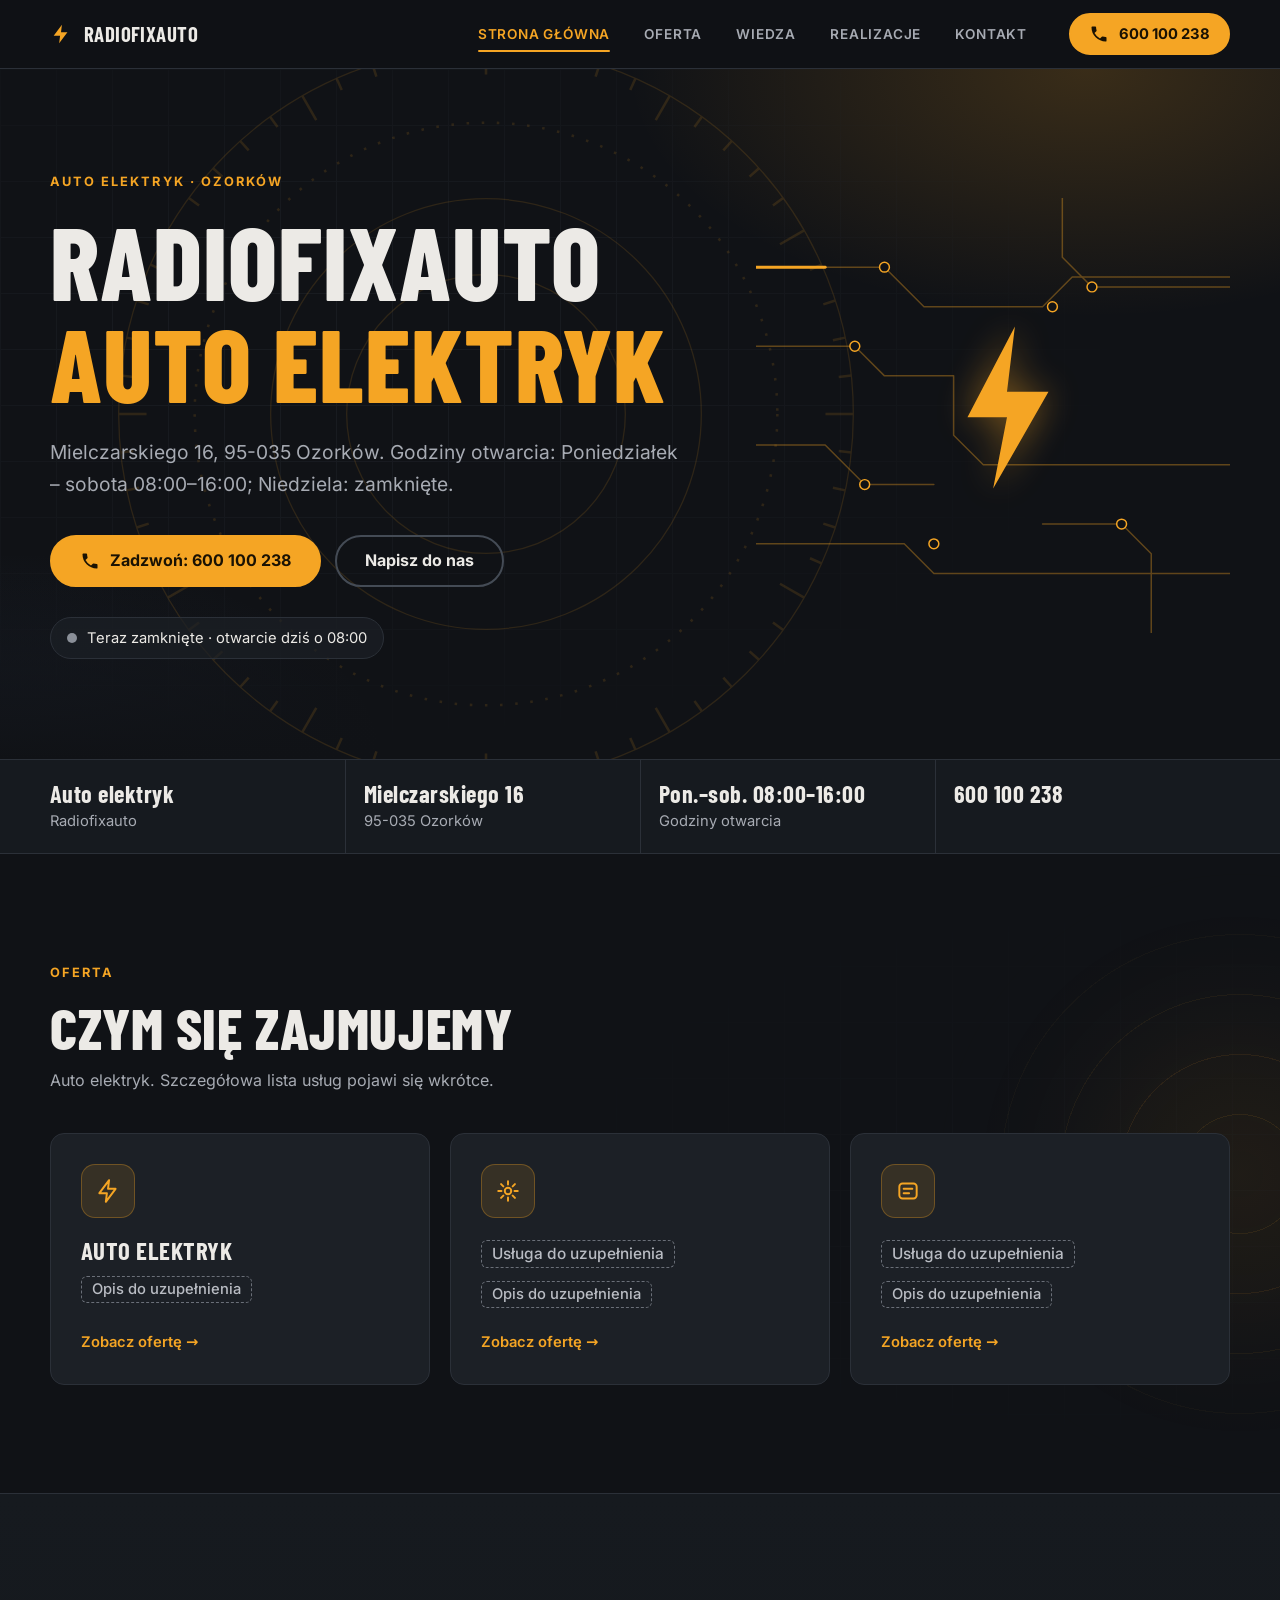
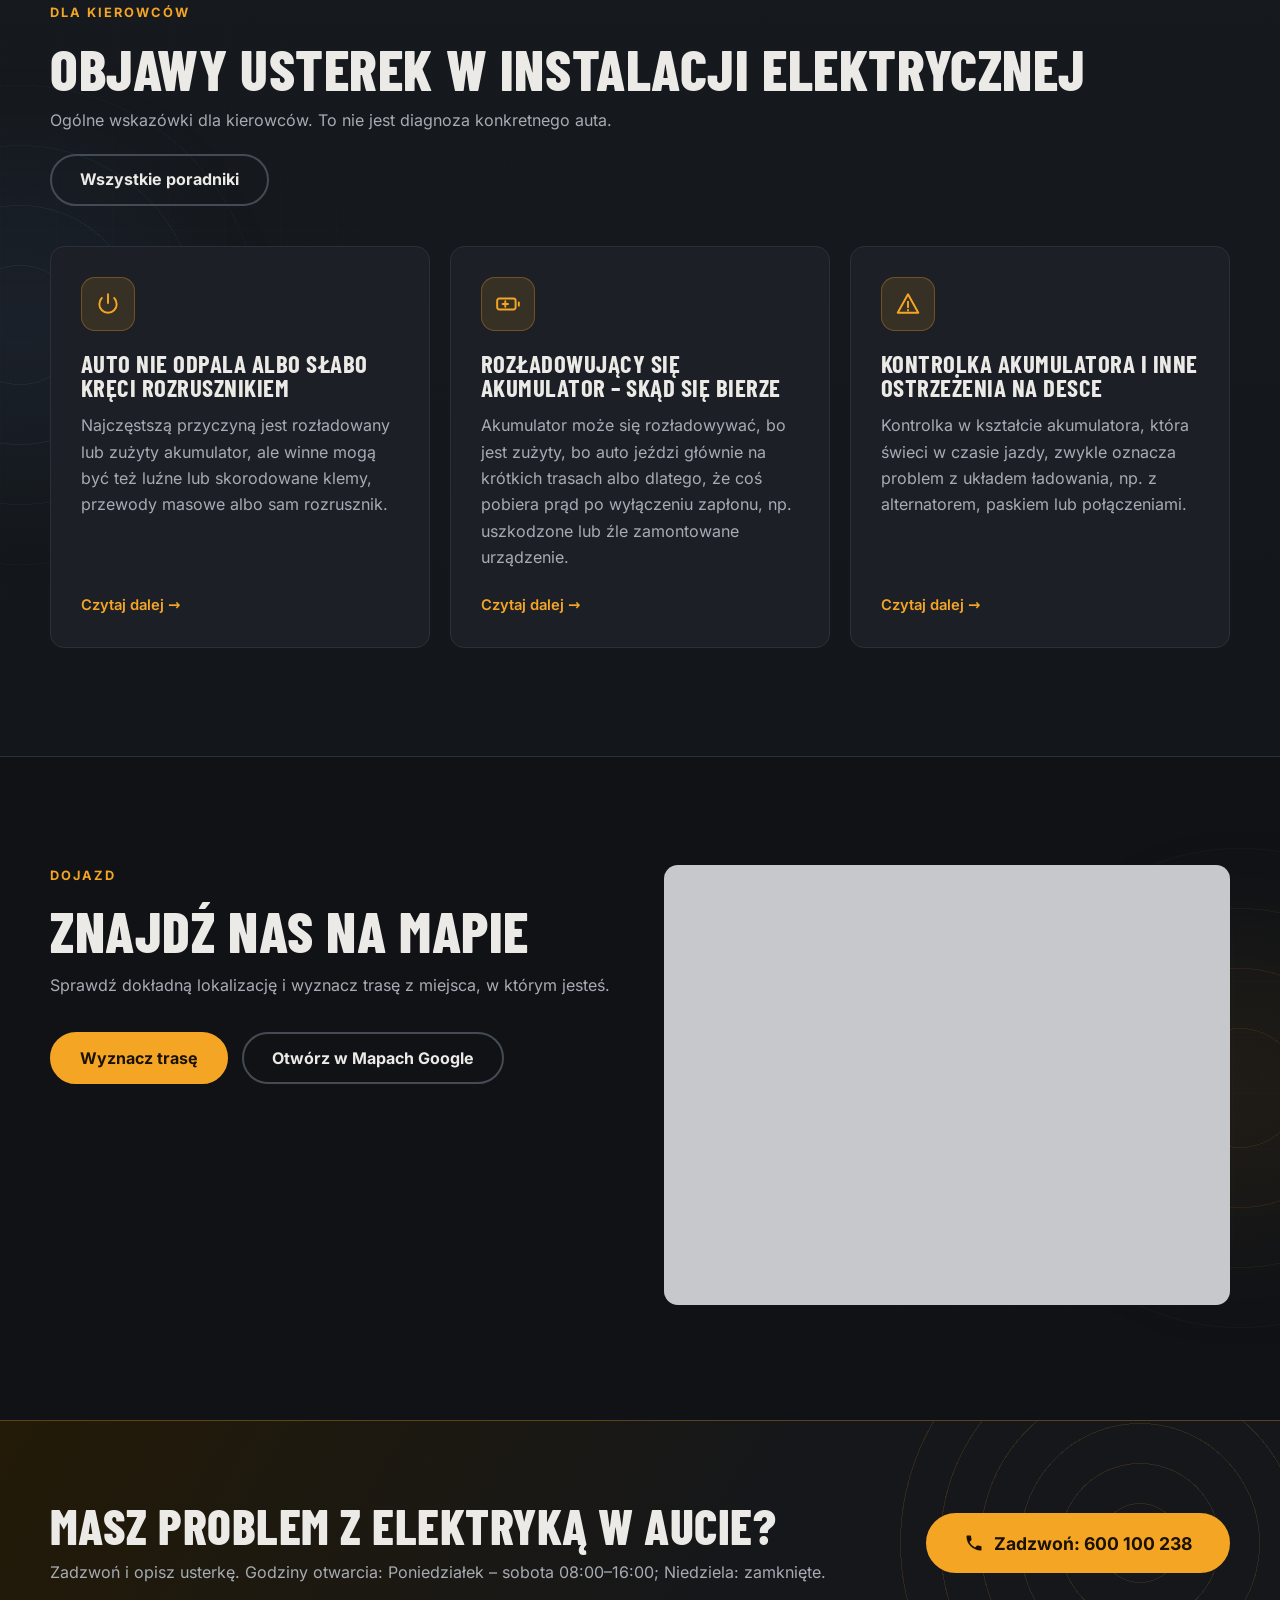
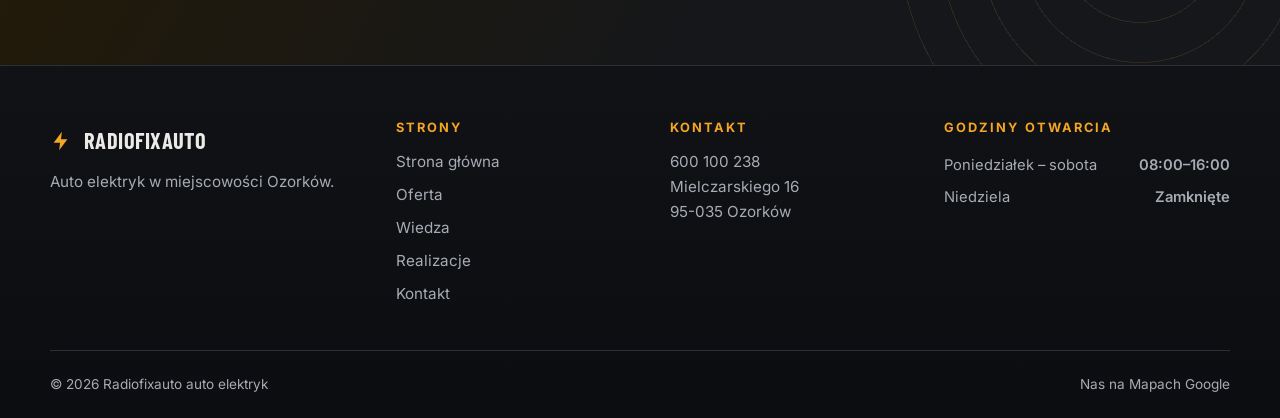
<file: index.html>
<!doctype html>
<html lang="pl-PL">
<head>
<meta charset="utf-8">
<meta name="viewport" content="width=device-width, initial-scale=1">
<title>Auto elektryk Ozorków – Radiofixauto</title>
<meta name="description" content="Radiofixauto – auto elektryk w Ozorkowie. Mielczarskiego 16, tel. 600 100 238. Czynne pon.–sob. 8:00–16:00. Mapa, dojazd i formularz kontaktowy.">
<meta name="robots" content="noindex, nofollow">
<link rel="canonical" href="https://example.com/">
<meta name="theme-color" content="#101216">
<meta property="og:type" content="website">
<meta property="og:locale" content="pl_PL">
<meta property="og:site_name" content="Radiofixauto auto elektryk">
<meta property="og:title" content="Auto elektryk Ozorków – Radiofixauto">
<meta property="og:description" content="Radiofixauto – auto elektryk w Ozorkowie. Mielczarskiego 16, tel. 600 100 238. Czynne pon.–sob. 8:00–16:00. Mapa, dojazd i formularz kontaktowy.">
<meta property="og:url" content="https://example.com/">
<meta property="og:image" content="https://example.com/assets/img/og-image.png">
<meta property="og:image:width" content="1200">
<meta property="og:image:height" content="630">
<meta property="og:image:alt" content="Radiofixauto auto elektryk">
<meta name="twitter:card" content="summary_large_image">
<meta name="twitter:title" content="Auto elektryk Ozorków – Radiofixauto">
<meta name="twitter:description" content="Radiofixauto – auto elektryk w Ozorkowie. Mielczarskiego 16, tel. 600 100 238. Czynne pon.–sob. 8:00–16:00. Mapa, dojazd i formularz kontaktowy.">
<meta name="twitter:image" content="https://example.com/assets/img/og-image.png">
<link rel="icon" href="/assets/img/favicon.svg" type="image/svg+xml">
<link rel="apple-touch-icon" href="/assets/img/apple-touch-icon.png">
<link rel="preload" href="/assets/fonts/barlow-condensed-latin-ext-800.woff2" as="font" type="font/woff2" crossorigin>
<link rel="stylesheet" href="/assets/css/fonts.css?v=d4b4b92a">
<link rel="stylesheet" href="/assets/css/style.css?v=35d10b1c">
<script type="application/ld+json">
{
  "@context": "https://schema.org",
  "@graph": [
    {
      "@type": "AutoRepair",
      "name": "Radiofixauto auto elektryk",
      "geo": {
        "@type": "GeoCoordinates",
        "latitude": 51.9552285,
        "longitude": 19.2790293
      },
      "hasMap": "https://www.google.com/maps?cid=2762722557319760482",
      "telephone": "+48600100238",
      "address": {
        "@type": "PostalAddress",
        "streetAddress": "Mielczarskiego 16",
        "postalCode": "95-035",
        "addressLocality": "Ozorków",
        "addressCountry": "PL"
      },
      "openingHoursSpecification": [
        {
          "@type": "OpeningHoursSpecification",
          "dayOfWeek": [
            "Monday",
            "Tuesday",
            "Wednesday",
            "Thursday",
            "Friday",
            "Saturday"
          ],
          "opens": "08:00",
          "closes": "16:00"
        }
      ]
    }
  ]
}
</script>
</head>
<body data-strona="start">
<a class="skip" href="#tresc">Przejdź do treści</a>

<header class="top" id="top">
  <div class="wrap top__in">
    <a class="brand" href="/" aria-label="Radiofixauto auto elektryk – strona główna">
      <span class="brand__mark" aria-hidden="true"></span>
      <span class="brand__name">Radiofixauto</span>
    </a>
    <nav class="nav" id="menu" aria-label="Główna nawigacja">
      <a href="/" aria-current="page">Strona główna</a>
      <a href="/oferta/">Oferta</a>
      <a href="/wiedza/">Wiedza</a>
      <a href="/realizacje/">Realizacje</a>
      <a href="/kontakt/">Kontakt</a>
      <a class="nav__tel" href="tel:+48600100238">Zadzwoń: 600 100 238</a>
    </nav>
    <a class="btn btn--sm top__cta" href="tel:+48600100238" aria-label="Zadzwoń: 600 100 238"><svg viewBox="0 0 24 24" aria-hidden="true"><path d="M6.6 10.8a15 15 0 0 0 6.6 6.6l2.2-2.2a1 1 0 0 1 1-.25 11.4 11.4 0 0 0 3.6.57 1 1 0 0 1 1 1V20a1 1 0 0 1-1 1A17 17 0 0 1 3 4a1 1 0 0 1 1-1h3.5a1 1 0 0 1 1 1c0 1.25.2 2.45.57 3.57a1 1 0 0 1-.25 1z"/></svg><span>600 100 238</span></a>
    <button class="burger" type="button" aria-expanded="false" aria-controls="menu" aria-label="Otwórz menu"><span></span><span></span><span></span></button>
  </div>
</header>

<main id="tresc">
<section class="hero" aria-labelledby="h1">
  <div class="hero__bg" aria-hidden="true">
    <svg class="dial" viewBox="0 0 600 600" fill="none">
      <circle cx="300" cy="300" r="290"/><circle cx="300" cy="300" r="230"/><circle cx="300" cy="300" r="170"/><circle cx="300" cy="300" r="110"/>
      <g class="dial__ticks"></g>
    </svg>
  </div>
  <div class="wrap hero__in">
    <div class="hero__tekst">
      <p class="eyebrow reveal">Auto elektryk · Ozorków</p>
      <h1 id="h1" class="reveal">Radiofixauto <em>Auto elektryk</em></h1>
      <p class="lead reveal">Mielczarskiego 16, 95-035 Ozorków. Godziny otwarcia: Poniedziałek – sobota 08:00–16:00; Niedziela: zamknięte.</p>
      <div class="hero__cta reveal">
        <a class="btn" href="tel:+48600100238"><svg viewBox="0 0 24 24" aria-hidden="true"><path d="M6.6 10.8a15 15 0 0 0 6.6 6.6l2.2-2.2a1 1 0 0 1 1-.25 11.4 11.4 0 0 0 3.6.57 1 1 0 0 1 1 1V20a1 1 0 0 1-1 1A17 17 0 0 1 3 4a1 1 0 0 1 1-1h3.5a1 1 0 0 1 1 1c0 1.25.2 2.45.57 3.57a1 1 0 0 1-.25 1z"/></svg>Zadzwoń: 600 100 238</a>
        <a class="btn btn--ghost" href="/kontakt/#formularz-sekcja">Napisz do nas</a>
      </div>
      <p class="status reveal" id="status" aria-live="polite" hidden><span class="status__dot" aria-hidden="true"></span><span id="status-tekst"></span></p>
    </div>
    <div class="hero__art reveal" aria-hidden="true">
      <svg viewBox="0 0 480 440" fill="none" focusable="false">
        <g class="obwod" stroke="currentColor" stroke-width="1.5" stroke-linecap="round" stroke-linejoin="round">
          <path d="M0 70h130l40 40h120l30-30h160"/>
          <path d="M0 150h100l30 30h70v60l30 30h250"/>
          <path d="M0 250h70l40 40h70"/>
          <path d="M0 350h150l30 30h300"/>
          <path d="M310 0v60l30 30h140"/>
          <path d="M400 440v-80l-30-30h-80"/>
        </g>
        <path class="impuls" d="M0 70h130l40 40h120l30-30h160" stroke="currentColor" stroke-width="3" stroke-linecap="round" stroke-linejoin="round"/>
        <g class="wezly" stroke="currentColor" stroke-width="1.5">
          <circle cx="130" cy="70" r="5"/><circle cx="300" cy="110" r="5"/><circle cx="100" cy="150" r="5"/>
          <circle cx="260" cy="240" r="5"/><circle cx="110" cy="290" r="5"/><circle cx="180" cy="350" r="5"/>
          <circle cx="340" cy="90" r="5"/><circle cx="370" cy="330" r="5"/>
        </g>
        <path class="piorun" d="M262 130 214 222h40l-14 72 56-98h-42z"/>
      </svg>
    </div>
  </div>
</section>

<section class="pasek" aria-label="Najważniejsze informacje">
  <ul class="wrap pasek__lista">
    <li><strong>Auto elektryk</strong> Radiofixauto</li>
    <li><strong>Mielczarskiego 16</strong> 95-035 Ozorków</li>
    <li><strong>Pon.–sob. 08:00–16:00</strong> Godziny otwarcia</li>
    <li><a href="tel:+48600100238"><strong>600 100 238</strong></a></li>
  </ul>
</section>

<section class="sekcja" aria-labelledby="h-uslugi">
  <div class="wrap">
    <header class="sekcja__glowa reveal">
      <p class="eyebrow">Oferta</p>
      <h2 id="h-uslugi">Czym się zajmujemy</h2>
      <p class="sekcja__opis">Auto elektryk. Szczegółowa lista usług pojawi się wkrótce.</p>
    </header>
    <div class="uslugi">
      <a class="usluga reveal" href="/oferta/">
        <span class="usluga__ikona" aria-hidden="true"><svg viewBox="0 0 24 24"><path d="M13 2 4 14h7l-1 8 9-12h-7z"/></svg></span>
        <h3>Auto elektryk</h3>
        <p><span class="todo">Opis do uzupełnienia</span></p>
        <span class="usluga__link">Zobacz ofertę →</span>
      </a>
      <a class="usluga reveal" href="/oferta/">
        <span class="usluga__ikona" aria-hidden="true"><svg viewBox="0 0 24 24"><circle cx="12" cy="12" r="3"/><path d="M12 3v3m0 12v3M3 12h3m12 0h3M5.6 5.6l2.1 2.1m8.6 8.6 2.1 2.1m0-12.8-2.1 2.1M7.7 16.3l-2.1 2.1"/></svg></span>
        <h3><span class="todo">Usługa do uzupełnienia</span></h3>
        <p><span class="todo">Opis do uzupełnienia</span></p>
        <span class="usluga__link">Zobacz ofertę →</span>
      </a>
      <a class="usluga reveal" href="/oferta/">
        <span class="usluga__ikona" aria-hidden="true"><svg viewBox="0 0 24 24"><rect x="4" y="5" width="16" height="14" rx="3"/><path d="M8 10h8M8 14h5"/></svg></span>
        <h3><span class="todo">Usługa do uzupełnienia</span></h3>
        <p><span class="todo">Opis do uzupełnienia</span></p>
        <span class="usluga__link">Zobacz ofertę →</span>
      </a>
    </div>
  </div>
</section>

<section class="sekcja sekcja--alt" aria-labelledby="h-wiedza">
  <div class="wrap">
    <header class="sekcja__glowa sekcja__glowa--rzad reveal">
      <div>
        <p class="eyebrow">Dla kierowców</p>
        <h2 id="h-wiedza">Objawy usterek w instalacji elektrycznej</h2>
        <p class="sekcja__opis">Ogólne wskazówki dla kierowców. To nie jest diagnoza konkretnego auta.</p>
      </div>
      <a class="btn btn--ghost" href="/wiedza/">Wszystkie poradniki</a>
    </header>
    <div class="uslugi">
      <a class="usluga reveal" href="/wiedza/#rozruch">
        <span class="usluga__ikona" aria-hidden="true"><svg viewBox="0 0 24 24"><path d="M12 3v8M6.3 6.5a8 8 0 1 0 11.4 0"/></svg></span>
        <h3>Auto nie odpala albo słabo kręci rozrusznikiem</h3>
        <p>Najczęstszą przyczyną jest rozładowany lub zużyty akumulator, ale winne mogą być też luźne lub skorodowane klemy, przewody masowe albo sam rozrusznik.</p>
        <span class="usluga__link">Czytaj dalej →</span>
      </a>
      <a class="usluga reveal" href="/wiedza/#akumulator">
        <span class="usluga__ikona" aria-hidden="true"><svg viewBox="0 0 24 24"><rect x="2" y="7" width="17" height="10" rx="2"/><path d="M22 10.5v3M7 12h5M9.5 9.5v5"/></svg></span>
        <h3>Rozładowujący się akumulator – skąd się bierze</h3>
        <p>Akumulator może się rozładowywać, bo jest zużyty, bo auto jeździ głównie na krótkich trasach albo dlatego, że coś pobiera prąd po wyłączeniu zapłonu, np. uszkodzone lub źle zamontowane urządzenie.</p>
        <span class="usluga__link">Czytaj dalej →</span>
      </a>
      <a class="usluga reveal" href="/wiedza/#kontrolki">
        <span class="usluga__ikona" aria-hidden="true"><svg viewBox="0 0 24 24"><path d="M12 3 2.5 20h19z"/><path d="M12 10v5M12 17.6v.4"/></svg></span>
        <h3>Kontrolka akumulatora i inne ostrzeżenia na desce</h3>
        <p>Kontrolka w kształcie akumulatora, która świeci w czasie jazdy, zwykle oznacza problem z układem ładowania, np. z alternatorem, paskiem lub połączeniami.</p>
        <span class="usluga__link">Czytaj dalej →</span>
      </a>
    </div>
  </div>
</section>



<section class="sekcja" aria-labelledby="h-dojazd">
  <div class="wrap kontakt">
    <div class="reveal">
      <p class="eyebrow">Dojazd</p>
      <h2 id="h-dojazd">Znajdź nas na mapie</h2>
      <p class="sekcja__opis">Sprawdź dokładną lokalizację i wyznacz trasę z miejsca, w którym jesteś.</p>
      <div class="hero__cta">
        <a class="btn" href="https://www.google.com/maps/dir/?api=1&amp;destination=51.9552285,19.2790293" target="_blank" rel="noopener">Wyznacz trasę</a>
        <a class="btn btn--ghost" href="https://www.google.com/maps?cid=2762722557319760482" target="_blank" rel="noopener">Otwórz w Mapach Google</a>
      </div>
    </div>
    <div class="kontakt__mapa reveal">
      <iframe title="Mapa: Radiofixauto auto elektryk" loading="lazy" referrerpolicy="no-referrer-when-downgrade"
        src="https://maps.google.com/maps?q=51.9552285,19.2790293&amp;z=17&amp;hl=pl&amp;output=embed"></iframe>
    </div>
  </div>
</section>

<section class="cta" aria-labelledby="h-cta">
  <div class="wrap cta__in reveal">
    <div>
      <h2 id="h-cta">Masz problem z elektryką w aucie?</h2>
      <p>Zadzwoń i opisz usterkę. Godziny otwarcia: Poniedziałek – sobota 08:00–16:00; Niedziela: zamknięte.</p>
    </div>
    <a class="btn btn--lg" href="tel:+48600100238"><svg viewBox="0 0 24 24" aria-hidden="true"><path d="M6.6 10.8a15 15 0 0 0 6.6 6.6l2.2-2.2a1 1 0 0 1 1-.25 11.4 11.4 0 0 0 3.6.57 1 1 0 0 1 1 1V20a1 1 0 0 1-1 1A17 17 0 0 1 3 4a1 1 0 0 1 1-1h3.5a1 1 0 0 1 1 1c0 1.25.2 2.45.57 3.57a1 1 0 0 1-.25 1z"/></svg>Zadzwoń: 600 100 238</a>
  </div>
</section>

</main>

<footer class="stopka">
  <div class="wrap stopka__siatka">
    <div>
      <p class="stopka__logo"><span class="brand__mark" aria-hidden="true"></span>Radiofixauto</p>
      <p class="stopka__opis">Auto elektryk w miejscowości Ozorków.</p>
    </div>
    <div>
      <h2 class="stopka__h">Strony</h2>
      <nav class="stopka__nav" aria-label="Nawigacja w stopce">
      <a href="/" aria-current="page">Strona główna</a>
      <a href="/oferta/">Oferta</a>
      <a href="/wiedza/">Wiedza</a>
      <a href="/realizacje/">Realizacje</a>
      <a href="/kontakt/">Kontakt</a>
      </nav>
    </div>
    <div>
      <h2 class="stopka__h">Kontakt</h2>
      <p><a href="tel:+48600100238">600 100 238</a><br>Mielczarskiego 16<br>95-035 Ozorków</p>
    </div>
    <div>
      <h2 class="stopka__h">Godziny otwarcia</h2>
      <dl class="godziny godziny--mini">
          <div><dt>Poniedziałek – sobota</dt><dd>08:00–16:00</dd></div>
          <div><dt>Niedziela</dt><dd>Zamknięte</dd></div>
      </dl>
    </div>
  </div>
  <div class="wrap stopka__dol">
    <p>© <span id="rok">2026</span> Radiofixauto auto elektryk</p>
    <a href="https://www.google.com/maps?cid=2762722557319760482" target="_blank" rel="noopener">Nas na Mapach Google</a>
  </div>
</footer>

<dialog class="lightbox" id="lightbox" aria-label="Podgląd zdjęcia">
  <button class="lightbox__x" type="button" aria-label="Zamknij podgląd">×</button>
  <button class="lightbox__n lightbox__n--p" type="button" aria-label="Poprzednie zdjęcie">‹</button>
  <img alt="">
  <button class="lightbox__n lightbox__n--n" type="button" aria-label="Następne zdjęcie">›</button>
</dialog>
<script type="application/json" id="godziny-dane">[{"d": [1, 2, 3, 4, 5, 6], "od": "08:00", "do": "16:00"}]</script>
<script src="/assets/js/main.js?v=3726d12f" defer></script>
</body>
</html>
</file>
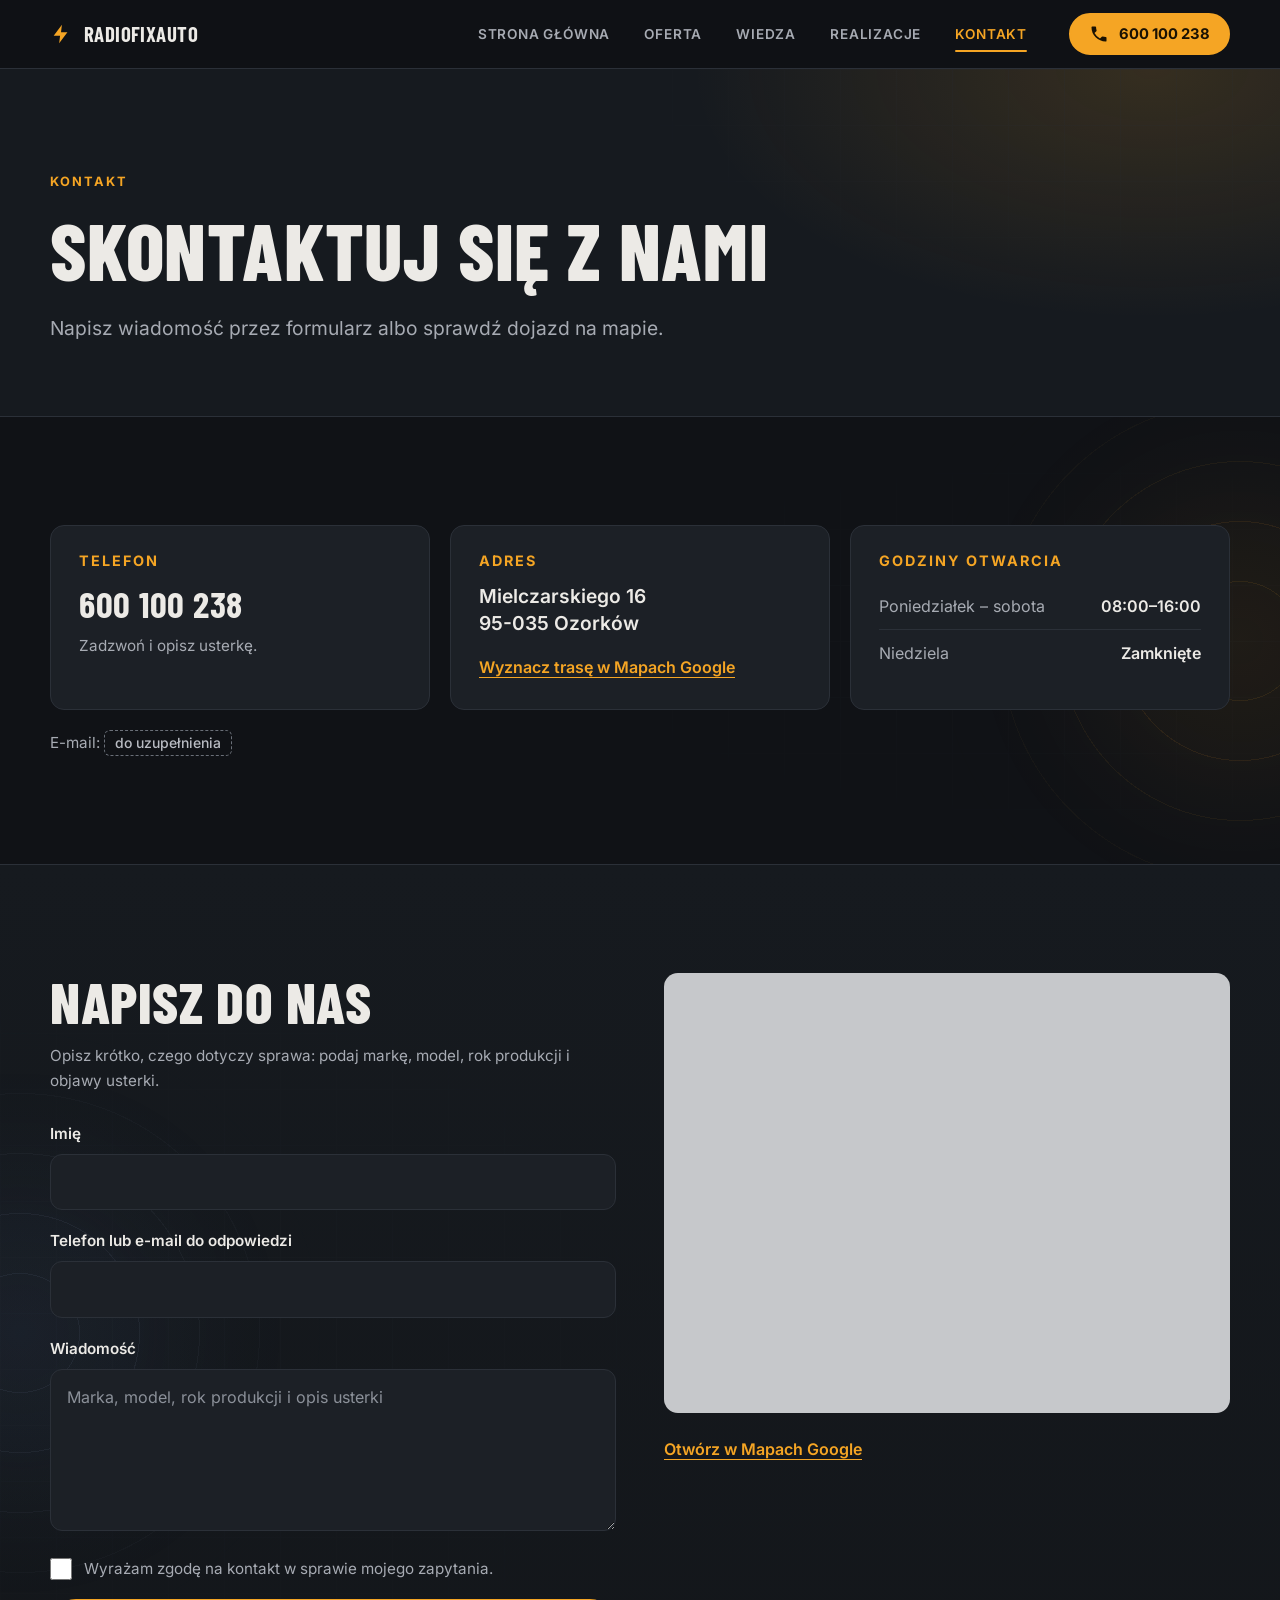
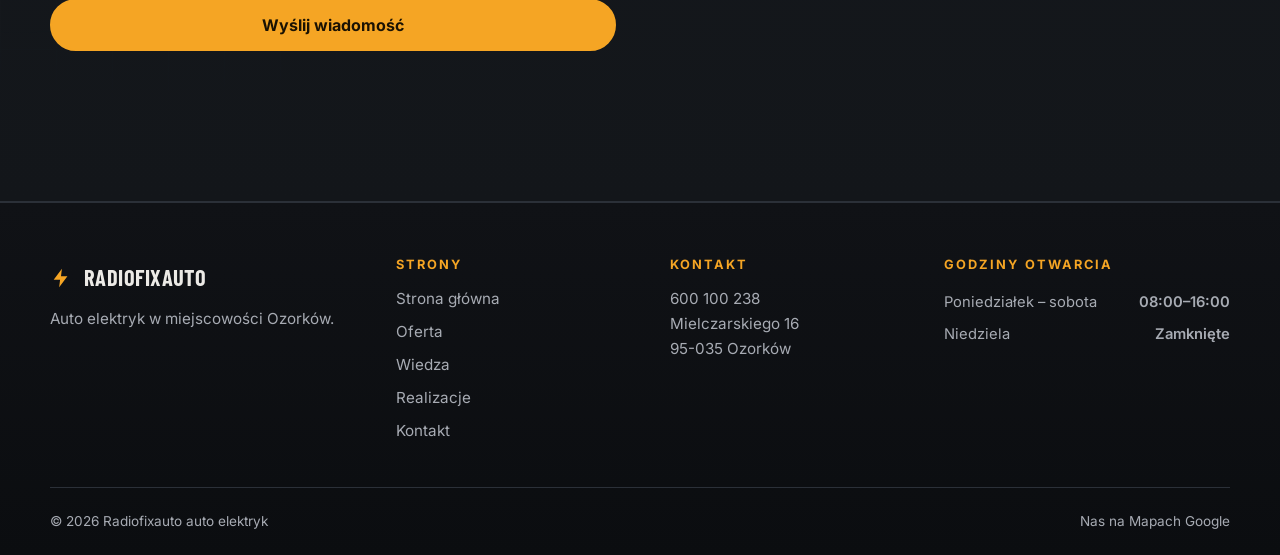
<file: kontakt/index.html>
<!doctype html>
<html lang="pl-PL">
<head>
<meta charset="utf-8">
<meta name="viewport" content="width=device-width, initial-scale=1">
<title>Kontakt i dojazd – Radiofixauto auto elektryk Ozorków</title>
<meta name="description" content="Radiofixauto – auto elektryk, Mielczarskiego 16, 95-035 Ozorków. Tel. 600 100 238. Pon.–sob. 8:00–16:00. Mapa i formularz kontaktowy.">
<meta name="robots" content="noindex, nofollow">
<link rel="canonical" href="https://example.com/kontakt/">
<meta name="theme-color" content="#101216">
<meta property="og:type" content="website">
<meta property="og:locale" content="pl_PL">
<meta property="og:site_name" content="Radiofixauto auto elektryk">
<meta property="og:title" content="Kontakt i dojazd – Radiofixauto auto elektryk Ozorków">
<meta property="og:description" content="Radiofixauto – auto elektryk, Mielczarskiego 16, 95-035 Ozorków. Tel. 600 100 238. Pon.–sob. 8:00–16:00. Mapa i formularz kontaktowy.">
<meta property="og:url" content="https://example.com/kontakt/">
<meta property="og:image" content="https://example.com/assets/img/og-image.png">
<meta property="og:image:width" content="1200">
<meta property="og:image:height" content="630">
<meta property="og:image:alt" content="Radiofixauto auto elektryk">
<meta name="twitter:card" content="summary_large_image">
<meta name="twitter:title" content="Kontakt i dojazd – Radiofixauto auto elektryk Ozorków">
<meta name="twitter:description" content="Radiofixauto – auto elektryk, Mielczarskiego 16, 95-035 Ozorków. Tel. 600 100 238. Pon.–sob. 8:00–16:00. Mapa i formularz kontaktowy.">
<meta name="twitter:image" content="https://example.com/assets/img/og-image.png">
<link rel="icon" href="/assets/img/favicon.svg" type="image/svg+xml">
<link rel="apple-touch-icon" href="/assets/img/apple-touch-icon.png">
<link rel="preload" href="/assets/fonts/barlow-condensed-latin-ext-800.woff2" as="font" type="font/woff2" crossorigin>
<link rel="stylesheet" href="/assets/css/fonts.css?v=d4b4b92a">
<link rel="stylesheet" href="/assets/css/style.css?v=35d10b1c">
<script type="application/ld+json">
{
  "@context": "https://schema.org",
  "@graph": [
    {
      "@type": "AutoRepair",
      "name": "Radiofixauto auto elektryk",
      "geo": {
        "@type": "GeoCoordinates",
        "latitude": 51.9552285,
        "longitude": 19.2790293
      },
      "hasMap": "https://www.google.com/maps?cid=2762722557319760482",
      "telephone": "+48600100238",
      "address": {
        "@type": "PostalAddress",
        "streetAddress": "Mielczarskiego 16",
        "postalCode": "95-035",
        "addressLocality": "Ozorków",
        "addressCountry": "PL"
      },
      "openingHoursSpecification": [
        {
          "@type": "OpeningHoursSpecification",
          "dayOfWeek": [
            "Monday",
            "Tuesday",
            "Wednesday",
            "Thursday",
            "Friday",
            "Saturday"
          ],
          "opens": "08:00",
          "closes": "16:00"
        }
      ]
    }
  ]
}
</script>
</head>
<body data-strona="kontakt">
<a class="skip" href="#tresc">Przejdź do treści</a>

<header class="top" id="top">
  <div class="wrap top__in">
    <a class="brand" href="/" aria-label="Radiofixauto auto elektryk – strona główna">
      <span class="brand__mark" aria-hidden="true"></span>
      <span class="brand__name">Radiofixauto</span>
    </a>
    <nav class="nav" id="menu" aria-label="Główna nawigacja">
      <a href="/">Strona główna</a>
      <a href="/oferta/">Oferta</a>
      <a href="/wiedza/">Wiedza</a>
      <a href="/realizacje/">Realizacje</a>
      <a href="/kontakt/" aria-current="page">Kontakt</a>
      <a class="nav__tel" href="tel:+48600100238">Zadzwoń: 600 100 238</a>
    </nav>
    <a class="btn btn--sm top__cta" href="tel:+48600100238" aria-label="Zadzwoń: 600 100 238"><svg viewBox="0 0 24 24" aria-hidden="true"><path d="M6.6 10.8a15 15 0 0 0 6.6 6.6l2.2-2.2a1 1 0 0 1 1-.25 11.4 11.4 0 0 0 3.6.57 1 1 0 0 1 1 1V20a1 1 0 0 1-1 1A17 17 0 0 1 3 4a1 1 0 0 1 1-1h3.5a1 1 0 0 1 1 1c0 1.25.2 2.45.57 3.57a1 1 0 0 1-.25 1z"/></svg><span>600 100 238</span></a>
    <button class="burger" type="button" aria-expanded="false" aria-controls="menu" aria-label="Otwórz menu"><span></span><span></span><span></span></button>
  </div>
</header>

<main id="tresc">
<section class="podhero" aria-labelledby="h1">
  <div class="wrap">
    <p class="eyebrow reveal">Kontakt</p>
    <h1 id="h1" class="reveal">Skontaktuj się z nami</h1>
    <p class="lead reveal">Napisz wiadomość przez formularz albo sprawdź dojazd na mapie.</p>
  </div>
</section>

<section class="sekcja" aria-labelledby="h-dane">
  <div class="wrap">
    <h2 id="h-dane" class="vh">Dane kontaktowe</h2>
    <div class="karty">
      <article class="karta reveal">
        <h3>Telefon</h3>
        <p class="karta__duze"><a href="tel:+48600100238">600 100 238</a></p><p class="karta__male">Zadzwoń i opisz usterkę.</p>
      </article>
      <article class="karta reveal">
        <h3>Adres</h3>
        <address>Mielczarskiego 16<br>95-035 Ozorków</address><a class="link" href="https://www.google.com/maps/dir/?api=1&amp;destination=51.9552285,19.2790293" target="_blank" rel="noopener">Wyznacz trasę w Mapach Google</a>
      </article>
      <article class="karta reveal">
        <h3>Godziny otwarcia</h3>
        <dl class="godziny">
          <div><dt>Poniedziałek – sobota</dt><dd>08:00–16:00</dd></div>
          <div><dt>Niedziela</dt><dd>Zamknięte</dd></div>
        </dl>
      </article>
    </div>
    <p class="karta__male kontakt__email reveal">E-mail: <span class="todo">do uzupełnienia</span></p>
  </div>
</section>

<section class="sekcja sekcja--alt" id="formularz-sekcja" aria-labelledby="h-kon">
  <div class="wrap kontakt">
    <div class="kontakt__form reveal">
      <h2 id="h-kon">Napisz do nas</h2>
      <p class="karta__male">Opisz krótko, czego dotyczy sprawa: podaj markę, model, rok produkcji i objawy usterki.</p>
      <form id="formularz" method="post" action="" data-tel="600 100 238" novalidate>
        <div class="pole">
          <label for="f-imie">Imię</label>
          <input id="f-imie" name="imie" type="text" autocomplete="given-name" required>
        </div>
        <div class="pole">
          <label for="f-kontakt">Telefon lub e-mail do odpowiedzi</label>
          <input id="f-kontakt" name="kontakt" type="text" autocomplete="email" inputmode="email" required>
        </div>
        <div class="pole">
          <label for="f-wiad">Wiadomość</label>
          <textarea id="f-wiad" name="wiadomosc" rows="5" placeholder="Marka, model, rok produkcji i opis usterki" required></textarea>
        </div>
        <div class="pole pole--zgoda">
          <input id="f-zgoda" name="zgoda" type="checkbox" required>
          <label for="f-zgoda">Wyrażam zgodę na kontakt w sprawie mojego zapytania.</label>
        </div>
        <button class="btn" type="submit">Wyślij wiadomość</button>
        <p class="form__msg" id="form-msg" role="status" aria-live="polite"></p>
      </form>
    </div>
    <div class="kontakt__mapa reveal">
      <iframe title="Mapa: Radiofixauto auto elektryk" loading="lazy" referrerpolicy="no-referrer-when-downgrade"
        src="https://maps.google.com/maps?q=51.9552285,19.2790293&amp;z=17&amp;hl=pl&amp;output=embed"></iframe>
      <a class="link" href="https://www.google.com/maps?cid=2762722557319760482" target="_blank" rel="noopener">Otwórz w Mapach Google</a>
    </div>
  </div>
</section>

</main>

<footer class="stopka">
  <div class="wrap stopka__siatka">
    <div>
      <p class="stopka__logo"><span class="brand__mark" aria-hidden="true"></span>Radiofixauto</p>
      <p class="stopka__opis">Auto elektryk w miejscowości Ozorków.</p>
    </div>
    <div>
      <h2 class="stopka__h">Strony</h2>
      <nav class="stopka__nav" aria-label="Nawigacja w stopce">
      <a href="/">Strona główna</a>
      <a href="/oferta/">Oferta</a>
      <a href="/wiedza/">Wiedza</a>
      <a href="/realizacje/">Realizacje</a>
      <a href="/kontakt/" aria-current="page">Kontakt</a>
      </nav>
    </div>
    <div>
      <h2 class="stopka__h">Kontakt</h2>
      <p><a href="tel:+48600100238">600 100 238</a><br>Mielczarskiego 16<br>95-035 Ozorków</p>
    </div>
    <div>
      <h2 class="stopka__h">Godziny otwarcia</h2>
      <dl class="godziny godziny--mini">
          <div><dt>Poniedziałek – sobota</dt><dd>08:00–16:00</dd></div>
          <div><dt>Niedziela</dt><dd>Zamknięte</dd></div>
      </dl>
    </div>
  </div>
  <div class="wrap stopka__dol">
    <p>© <span id="rok">2026</span> Radiofixauto auto elektryk</p>
    <a href="https://www.google.com/maps?cid=2762722557319760482" target="_blank" rel="noopener">Nas na Mapach Google</a>
  </div>
</footer>

<dialog class="lightbox" id="lightbox" aria-label="Podgląd zdjęcia">
  <button class="lightbox__x" type="button" aria-label="Zamknij podgląd">×</button>
  <button class="lightbox__n lightbox__n--p" type="button" aria-label="Poprzednie zdjęcie">‹</button>
  <img alt="">
  <button class="lightbox__n lightbox__n--n" type="button" aria-label="Następne zdjęcie">›</button>
</dialog>
<script type="application/json" id="godziny-dane">[{"d": [1, 2, 3, 4, 5, 6], "od": "08:00", "do": "16:00"}]</script>
<script src="/assets/js/main.js?v=3726d12f" defer></script>
</body>
</html>
</file>
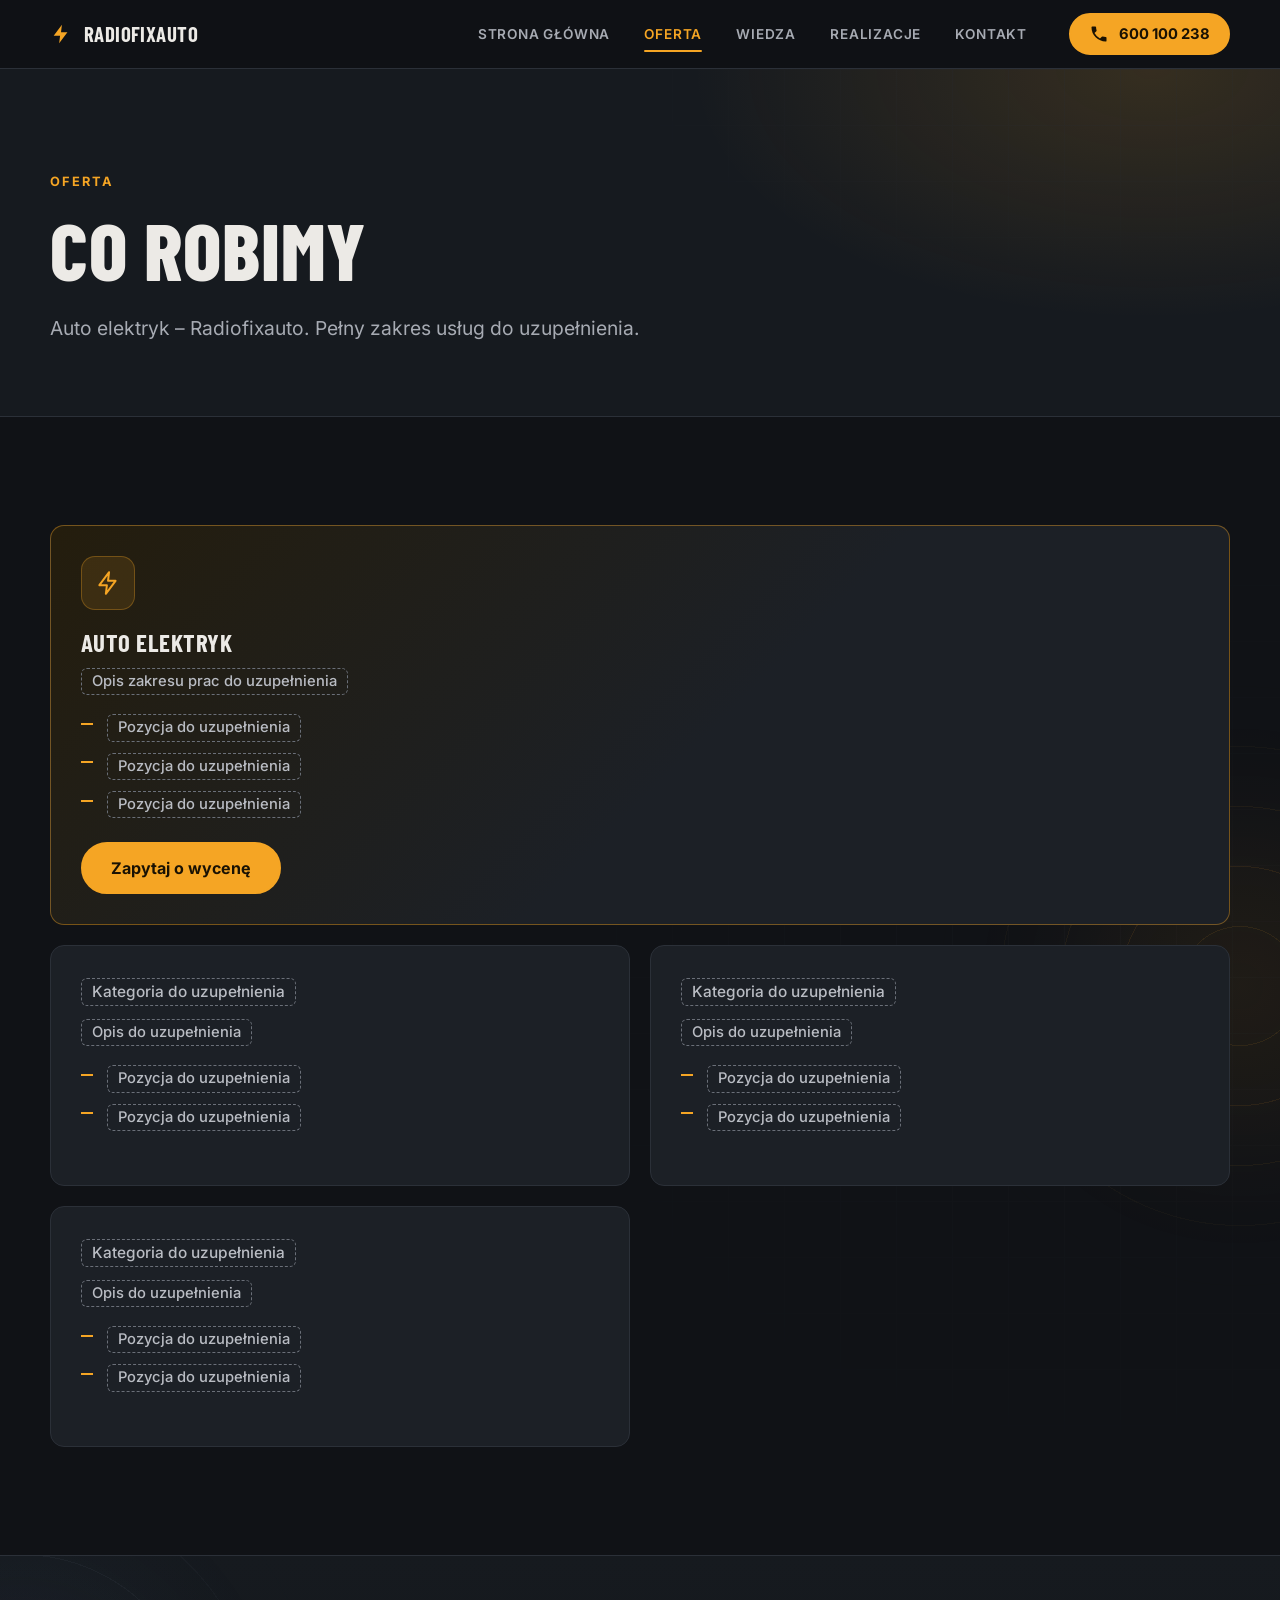
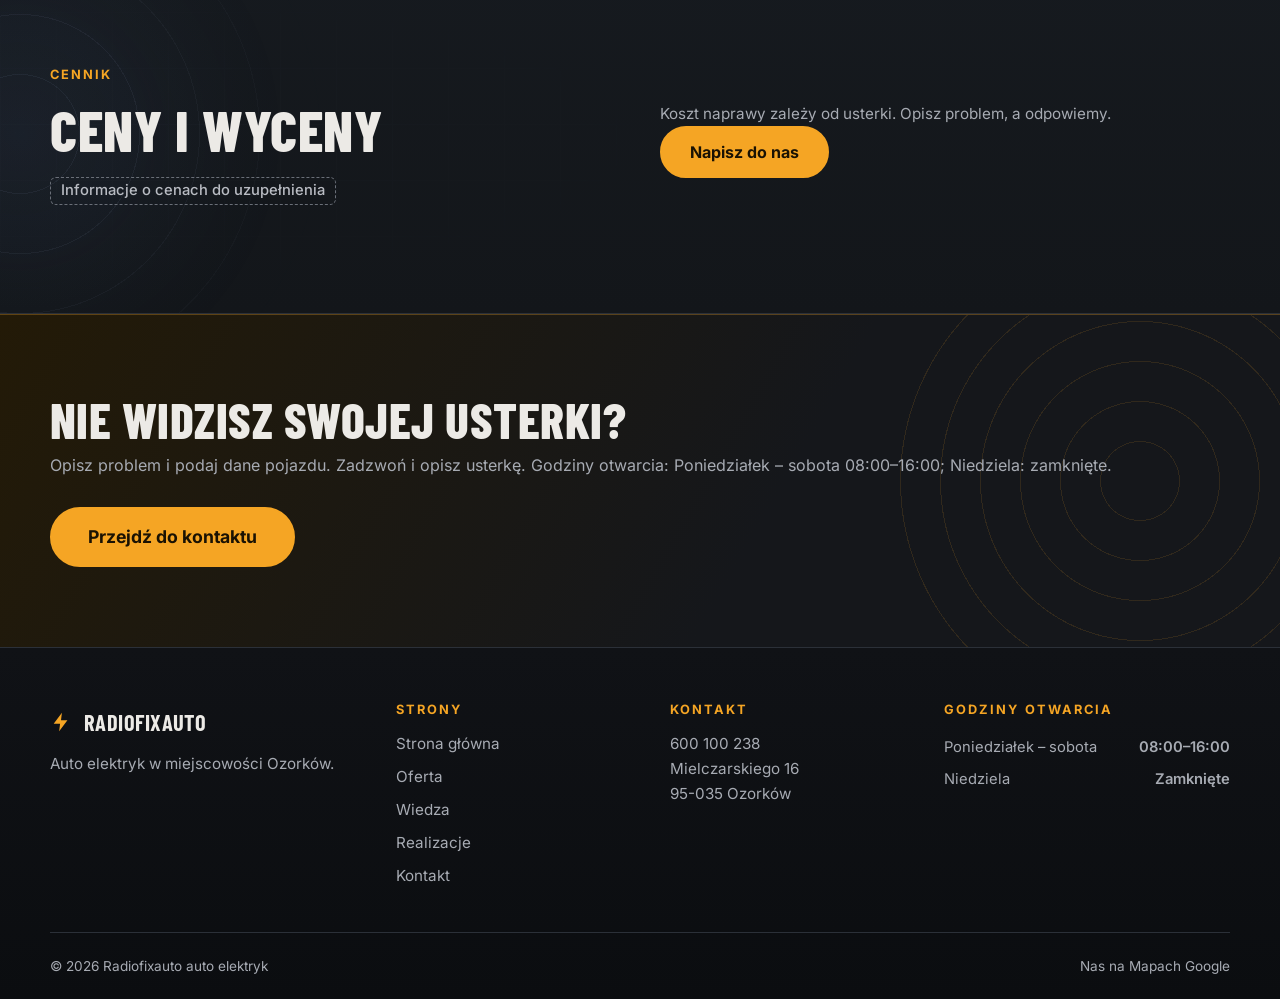
<file: oferta/index.html>
<!doctype html>
<html lang="pl-PL">
<head>
<meta charset="utf-8">
<meta name="viewport" content="width=device-width, initial-scale=1">
<title>Oferta – auto elektryk Ozorków | Radiofixauto</title>
<meta name="description" content="Oferta Radiofixauto – auto elektryk w Ozorkowie. Zapytaj o naprawę swojego pojazdu: 600 100 238.">
<meta name="robots" content="noindex, nofollow">
<link rel="canonical" href="https://example.com/oferta/">
<meta name="theme-color" content="#101216">
<meta property="og:type" content="website">
<meta property="og:locale" content="pl_PL">
<meta property="og:site_name" content="Radiofixauto auto elektryk">
<meta property="og:title" content="Oferta – auto elektryk Ozorków | Radiofixauto">
<meta property="og:description" content="Oferta Radiofixauto – auto elektryk w Ozorkowie. Zapytaj o naprawę swojego pojazdu: 600 100 238.">
<meta property="og:url" content="https://example.com/oferta/">
<meta property="og:image" content="https://example.com/assets/img/og-image.png">
<meta property="og:image:width" content="1200">
<meta property="og:image:height" content="630">
<meta property="og:image:alt" content="Radiofixauto auto elektryk">
<meta name="twitter:card" content="summary_large_image">
<meta name="twitter:title" content="Oferta – auto elektryk Ozorków | Radiofixauto">
<meta name="twitter:description" content="Oferta Radiofixauto – auto elektryk w Ozorkowie. Zapytaj o naprawę swojego pojazdu: 600 100 238.">
<meta name="twitter:image" content="https://example.com/assets/img/og-image.png">
<link rel="icon" href="/assets/img/favicon.svg" type="image/svg+xml">
<link rel="apple-touch-icon" href="/assets/img/apple-touch-icon.png">
<link rel="preload" href="/assets/fonts/barlow-condensed-latin-ext-800.woff2" as="font" type="font/woff2" crossorigin>
<link rel="stylesheet" href="/assets/css/fonts.css?v=d4b4b92a">
<link rel="stylesheet" href="/assets/css/style.css?v=35d10b1c">
<script type="application/ld+json">
{
  "@context": "https://schema.org",
  "@graph": [
    {
      "@type": "AutoRepair",
      "name": "Radiofixauto auto elektryk",
      "geo": {
        "@type": "GeoCoordinates",
        "latitude": 51.9552285,
        "longitude": 19.2790293
      },
      "hasMap": "https://www.google.com/maps?cid=2762722557319760482",
      "telephone": "+48600100238",
      "address": {
        "@type": "PostalAddress",
        "streetAddress": "Mielczarskiego 16",
        "postalCode": "95-035",
        "addressLocality": "Ozorków",
        "addressCountry": "PL"
      },
      "openingHoursSpecification": [
        {
          "@type": "OpeningHoursSpecification",
          "dayOfWeek": [
            "Monday",
            "Tuesday",
            "Wednesday",
            "Thursday",
            "Friday",
            "Saturday"
          ],
          "opens": "08:00",
          "closes": "16:00"
        }
      ]
    }
  ]
}
</script>
</head>
<body data-strona="oferta">
<a class="skip" href="#tresc">Przejdź do treści</a>

<header class="top" id="top">
  <div class="wrap top__in">
    <a class="brand" href="/" aria-label="Radiofixauto auto elektryk – strona główna">
      <span class="brand__mark" aria-hidden="true"></span>
      <span class="brand__name">Radiofixauto</span>
    </a>
    <nav class="nav" id="menu" aria-label="Główna nawigacja">
      <a href="/">Strona główna</a>
      <a href="/oferta/" aria-current="page">Oferta</a>
      <a href="/wiedza/">Wiedza</a>
      <a href="/realizacje/">Realizacje</a>
      <a href="/kontakt/">Kontakt</a>
      <a class="nav__tel" href="tel:+48600100238">Zadzwoń: 600 100 238</a>
    </nav>
    <a class="btn btn--sm top__cta" href="tel:+48600100238" aria-label="Zadzwoń: 600 100 238"><svg viewBox="0 0 24 24" aria-hidden="true"><path d="M6.6 10.8a15 15 0 0 0 6.6 6.6l2.2-2.2a1 1 0 0 1 1-.25 11.4 11.4 0 0 0 3.6.57 1 1 0 0 1 1 1V20a1 1 0 0 1-1 1A17 17 0 0 1 3 4a1 1 0 0 1 1-1h3.5a1 1 0 0 1 1 1c0 1.25.2 2.45.57 3.57a1 1 0 0 1-.25 1z"/></svg><span>600 100 238</span></a>
    <button class="burger" type="button" aria-expanded="false" aria-controls="menu" aria-label="Otwórz menu"><span></span><span></span><span></span></button>
  </div>
</header>

<main id="tresc">
<section class="podhero" aria-labelledby="h1">
  <div class="wrap">
    <p class="eyebrow reveal">Oferta</p>
    <h1 id="h1" class="reveal">Co robimy</h1>
    <p class="lead reveal">Auto elektryk – Radiofixauto. Pełny zakres usług do uzupełnienia.</p>
  </div>
</section>

<section class="sekcja" aria-labelledby="h-zakres">
  <div class="wrap">
    <h2 id="h-zakres" class="vh">Zakres usług</h2>
    <div class="oferta">
      <article class="oferta__karta oferta__karta--glowna reveal">
        <span class="usluga__ikona" aria-hidden="true"><svg viewBox="0 0 24 24"><path d="M13 2 4 14h7l-1 8 9-12h-7z"/></svg></span>
        <h3>Auto elektryk</h3>
        <p><span class="todo">Opis zakresu prac do uzupełnienia</span></p>
        <ul class="lista">
          <li><span class="todo">Pozycja do uzupełnienia</span></li>
          <li><span class="todo">Pozycja do uzupełnienia</span></li>
          <li><span class="todo">Pozycja do uzupełnienia</span></li>
        </ul>
        <a class="btn" href="/kontakt/#formularz-sekcja">Zapytaj o wycenę</a>
      </article>
      <article class="oferta__karta reveal">
        <h3><span class="todo">Kategoria do uzupełnienia</span></h3>
        <p><span class="todo">Opis do uzupełnienia</span></p>
        <ul class="lista">
          <li><span class="todo">Pozycja do uzupełnienia</span></li>
          <li><span class="todo">Pozycja do uzupełnienia</span></li>
        </ul>
      </article>
      <article class="oferta__karta reveal">
        <h3><span class="todo">Kategoria do uzupełnienia</span></h3>
        <p><span class="todo">Opis do uzupełnienia</span></p>
        <ul class="lista">
          <li><span class="todo">Pozycja do uzupełnienia</span></li>
          <li><span class="todo">Pozycja do uzupełnienia</span></li>
        </ul>
      </article>
      <article class="oferta__karta reveal">
        <h3><span class="todo">Kategoria do uzupełnienia</span></h3>
        <p><span class="todo">Opis do uzupełnienia</span></p>
        <ul class="lista">
          <li><span class="todo">Pozycja do uzupełnienia</span></li>
          <li><span class="todo">Pozycja do uzupełnienia</span></li>
        </ul>
      </article>
    </div>
  </div>
</section>

<section class="sekcja sekcja--alt" aria-labelledby="h-cennik">
  <div class="wrap oferta__cennik">
    <div class="reveal">
      <p class="eyebrow">Cennik</p>
      <h2 id="h-cennik">Ceny i wyceny</h2>
      <p class="sekcja__opis"><span class="todo">Informacje o cenach do uzupełnienia</span></p>
    </div>
    <div class="reveal">
      <p class="karta__male">Koszt naprawy zależy od usterki. Opisz problem, a odpowiemy.</p>
      <a class="btn" href="/kontakt/#formularz-sekcja">Napisz do nas</a>
    </div>
  </div>
</section>

<section class="cta" aria-labelledby="h-cta">
  <div class="wrap cta__in reveal">
    <div>
      <h2 id="h-cta">Nie widzisz swojej usterki?</h2>
      <p>Opisz problem i podaj dane pojazdu. Zadzwoń i opisz usterkę. Godziny otwarcia: Poniedziałek – sobota 08:00–16:00; Niedziela: zamknięte.</p>
    </div>
    <a class="btn btn--lg" href="/kontakt/">Przejdź do kontaktu</a>
  </div>
</section>

</main>

<footer class="stopka">
  <div class="wrap stopka__siatka">
    <div>
      <p class="stopka__logo"><span class="brand__mark" aria-hidden="true"></span>Radiofixauto</p>
      <p class="stopka__opis">Auto elektryk w miejscowości Ozorków.</p>
    </div>
    <div>
      <h2 class="stopka__h">Strony</h2>
      <nav class="stopka__nav" aria-label="Nawigacja w stopce">
      <a href="/">Strona główna</a>
      <a href="/oferta/" aria-current="page">Oferta</a>
      <a href="/wiedza/">Wiedza</a>
      <a href="/realizacje/">Realizacje</a>
      <a href="/kontakt/">Kontakt</a>
      </nav>
    </div>
    <div>
      <h2 class="stopka__h">Kontakt</h2>
      <p><a href="tel:+48600100238">600 100 238</a><br>Mielczarskiego 16<br>95-035 Ozorków</p>
    </div>
    <div>
      <h2 class="stopka__h">Godziny otwarcia</h2>
      <dl class="godziny godziny--mini">
          <div><dt>Poniedziałek – sobota</dt><dd>08:00–16:00</dd></div>
          <div><dt>Niedziela</dt><dd>Zamknięte</dd></div>
      </dl>
    </div>
  </div>
  <div class="wrap stopka__dol">
    <p>© <span id="rok">2026</span> Radiofixauto auto elektryk</p>
    <a href="https://www.google.com/maps?cid=2762722557319760482" target="_blank" rel="noopener">Nas na Mapach Google</a>
  </div>
</footer>

<dialog class="lightbox" id="lightbox" aria-label="Podgląd zdjęcia">
  <button class="lightbox__x" type="button" aria-label="Zamknij podgląd">×</button>
  <button class="lightbox__n lightbox__n--p" type="button" aria-label="Poprzednie zdjęcie">‹</button>
  <img alt="">
  <button class="lightbox__n lightbox__n--n" type="button" aria-label="Następne zdjęcie">›</button>
</dialog>
<script type="application/json" id="godziny-dane">[{"d": [1, 2, 3, 4, 5, 6], "od": "08:00", "do": "16:00"}]</script>
<script src="/assets/js/main.js?v=3726d12f" defer></script>
</body>
</html>
</file>
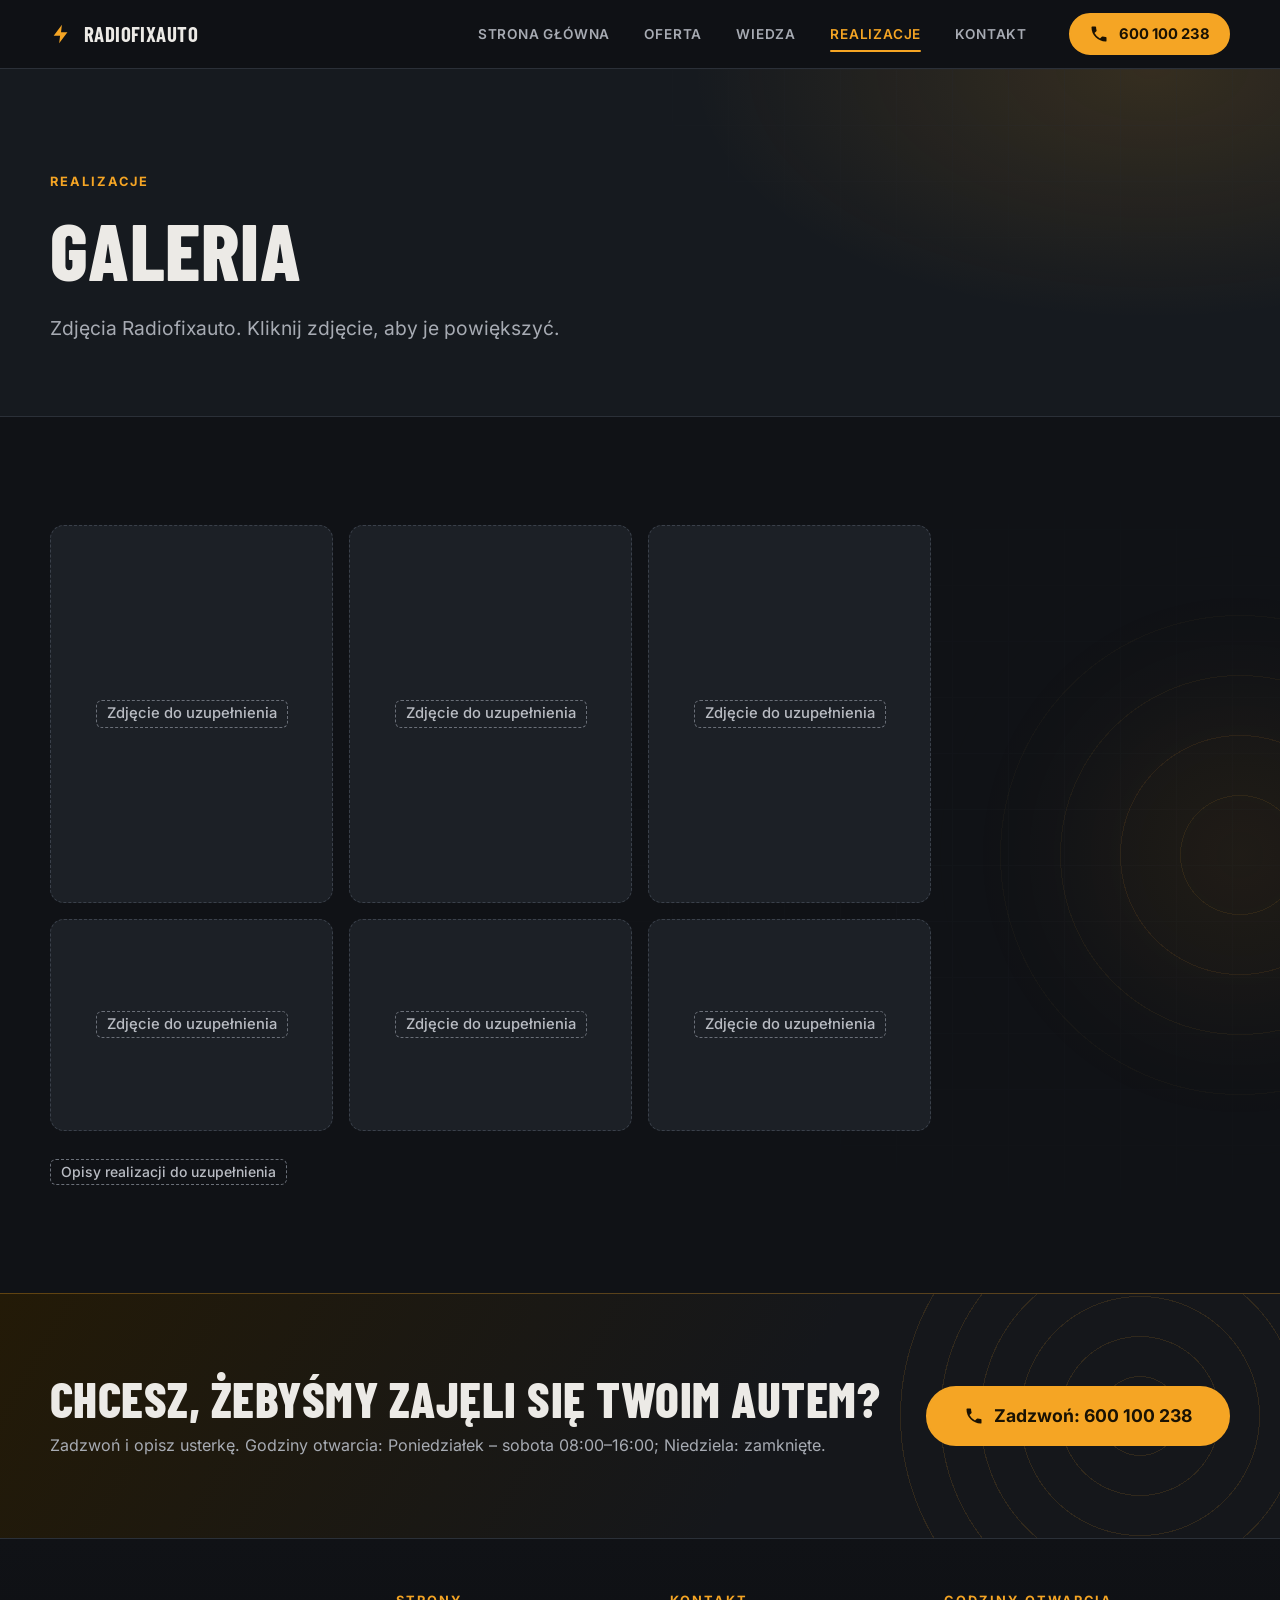
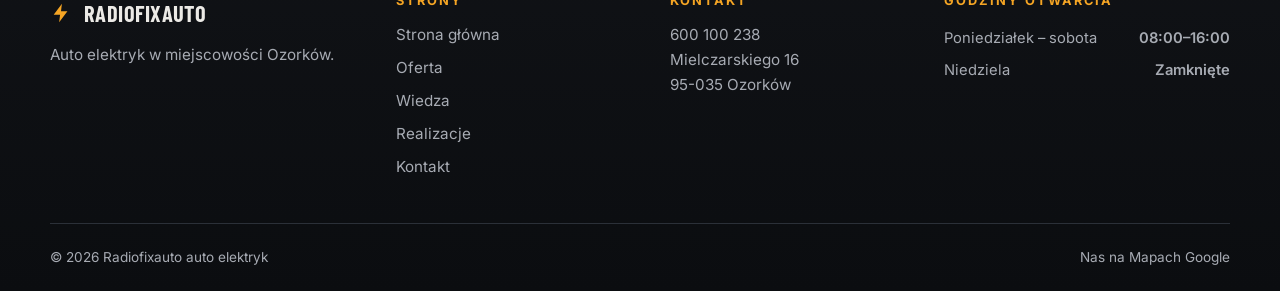
<file: realizacje/index.html>
<!doctype html>
<html lang="pl-PL">
<head>
<meta charset="utf-8">
<meta name="viewport" content="width=device-width, initial-scale=1">
<title>Realizacje – galeria | Radiofixauto Ozorków</title>
<meta name="description" content="Galeria zdjęć Radiofixauto – auto elektryk w Ozorkowie.">
<meta name="robots" content="noindex, nofollow">
<link rel="canonical" href="https://example.com/realizacje/">
<meta name="theme-color" content="#101216">
<meta property="og:type" content="website">
<meta property="og:locale" content="pl_PL">
<meta property="og:site_name" content="Radiofixauto auto elektryk">
<meta property="og:title" content="Realizacje – galeria | Radiofixauto Ozorków">
<meta property="og:description" content="Galeria zdjęć Radiofixauto – auto elektryk w Ozorkowie.">
<meta property="og:url" content="https://example.com/realizacje/">
<meta property="og:image" content="https://example.com/assets/img/og-image.png">
<meta property="og:image:width" content="1200">
<meta property="og:image:height" content="630">
<meta property="og:image:alt" content="Radiofixauto auto elektryk">
<meta name="twitter:card" content="summary_large_image">
<meta name="twitter:title" content="Realizacje – galeria | Radiofixauto Ozorków">
<meta name="twitter:description" content="Galeria zdjęć Radiofixauto – auto elektryk w Ozorkowie.">
<meta name="twitter:image" content="https://example.com/assets/img/og-image.png">
<link rel="icon" href="/assets/img/favicon.svg" type="image/svg+xml">
<link rel="apple-touch-icon" href="/assets/img/apple-touch-icon.png">
<link rel="preload" href="/assets/fonts/barlow-condensed-latin-ext-800.woff2" as="font" type="font/woff2" crossorigin>
<link rel="stylesheet" href="/assets/css/fonts.css?v=d4b4b92a">
<link rel="stylesheet" href="/assets/css/style.css?v=35d10b1c">
<script type="application/ld+json">
{
  "@context": "https://schema.org",
  "@graph": [
    {
      "@type": "AutoRepair",
      "name": "Radiofixauto auto elektryk",
      "geo": {
        "@type": "GeoCoordinates",
        "latitude": 51.9552285,
        "longitude": 19.2790293
      },
      "hasMap": "https://www.google.com/maps?cid=2762722557319760482",
      "telephone": "+48600100238",
      "address": {
        "@type": "PostalAddress",
        "streetAddress": "Mielczarskiego 16",
        "postalCode": "95-035",
        "addressLocality": "Ozorków",
        "addressCountry": "PL"
      },
      "openingHoursSpecification": [
        {
          "@type": "OpeningHoursSpecification",
          "dayOfWeek": [
            "Monday",
            "Tuesday",
            "Wednesday",
            "Thursday",
            "Friday",
            "Saturday"
          ],
          "opens": "08:00",
          "closes": "16:00"
        }
      ]
    }
  ]
}
</script>
</head>
<body data-strona="realizacje">
<a class="skip" href="#tresc">Przejdź do treści</a>

<header class="top" id="top">
  <div class="wrap top__in">
    <a class="brand" href="/" aria-label="Radiofixauto auto elektryk – strona główna">
      <span class="brand__mark" aria-hidden="true"></span>
      <span class="brand__name">Radiofixauto</span>
    </a>
    <nav class="nav" id="menu" aria-label="Główna nawigacja">
      <a href="/">Strona główna</a>
      <a href="/oferta/">Oferta</a>
      <a href="/wiedza/">Wiedza</a>
      <a href="/realizacje/" aria-current="page">Realizacje</a>
      <a href="/kontakt/">Kontakt</a>
      <a class="nav__tel" href="tel:+48600100238">Zadzwoń: 600 100 238</a>
    </nav>
    <a class="btn btn--sm top__cta" href="tel:+48600100238" aria-label="Zadzwoń: 600 100 238"><svg viewBox="0 0 24 24" aria-hidden="true"><path d="M6.6 10.8a15 15 0 0 0 6.6 6.6l2.2-2.2a1 1 0 0 1 1-.25 11.4 11.4 0 0 0 3.6.57 1 1 0 0 1 1 1V20a1 1 0 0 1-1 1A17 17 0 0 1 3 4a1 1 0 0 1 1-1h3.5a1 1 0 0 1 1 1c0 1.25.2 2.45.57 3.57a1 1 0 0 1-.25 1z"/></svg><span>600 100 238</span></a>
    <button class="burger" type="button" aria-expanded="false" aria-controls="menu" aria-label="Otwórz menu"><span></span><span></span><span></span></button>
  </div>
</header>

<main id="tresc">
<section class="podhero" aria-labelledby="h1">
  <div class="wrap">
    <p class="eyebrow reveal">Realizacje</p>
    <h1 id="h1" class="reveal">Galeria</h1>
    <p class="lead reveal">Zdjęcia Radiofixauto. Kliknij zdjęcie, aby je powiększyć.</p>
  </div>
</section>

<section class="sekcja" aria-labelledby="h-gal">
  <div class="wrap">
    <h2 id="h-gal" class="vh">Galeria</h2>
    <div class="galeria">
      <div class="foto foto--pusty" role="img" aria-label="Miejsce na zdjęcie"><span class="todo">Zdjęcie do uzupełnienia</span></div>
      <div class="foto foto--pusty" role="img" aria-label="Miejsce na zdjęcie"><span class="todo">Zdjęcie do uzupełnienia</span></div>
      <div class="foto foto--pusty" role="img" aria-label="Miejsce na zdjęcie"><span class="todo">Zdjęcie do uzupełnienia</span></div>
      <div class="foto foto--pusty" role="img" aria-label="Miejsce na zdjęcie"><span class="todo">Zdjęcie do uzupełnienia</span></div>
      <div class="foto foto--pusty" role="img" aria-label="Miejsce na zdjęcie"><span class="todo">Zdjęcie do uzupełnienia</span></div>
      <div class="foto foto--pusty" role="img" aria-label="Miejsce na zdjęcie"><span class="todo">Zdjęcie do uzupełnienia</span></div>
    </div>
    <p class="karta__male galeria__uwaga"><span class="todo">Opisy realizacji do uzupełnienia</span></p>
  </div>
</section>

<section class="cta" aria-labelledby="h-cta">
  <div class="wrap cta__in reveal">
    <div>
      <h2 id="h-cta">Chcesz, żebyśmy zajęli się Twoim autem?</h2>
      <p>Zadzwoń i opisz usterkę. Godziny otwarcia: Poniedziałek – sobota 08:00–16:00; Niedziela: zamknięte.</p>
    </div>
    <a class="btn btn--lg" href="tel:+48600100238"><svg viewBox="0 0 24 24" aria-hidden="true"><path d="M6.6 10.8a15 15 0 0 0 6.6 6.6l2.2-2.2a1 1 0 0 1 1-.25 11.4 11.4 0 0 0 3.6.57 1 1 0 0 1 1 1V20a1 1 0 0 1-1 1A17 17 0 0 1 3 4a1 1 0 0 1 1-1h3.5a1 1 0 0 1 1 1c0 1.25.2 2.45.57 3.57a1 1 0 0 1-.25 1z"/></svg>Zadzwoń: 600 100 238</a>
  </div>
</section>

</main>

<footer class="stopka">
  <div class="wrap stopka__siatka">
    <div>
      <p class="stopka__logo"><span class="brand__mark" aria-hidden="true"></span>Radiofixauto</p>
      <p class="stopka__opis">Auto elektryk w miejscowości Ozorków.</p>
    </div>
    <div>
      <h2 class="stopka__h">Strony</h2>
      <nav class="stopka__nav" aria-label="Nawigacja w stopce">
      <a href="/">Strona główna</a>
      <a href="/oferta/">Oferta</a>
      <a href="/wiedza/">Wiedza</a>
      <a href="/realizacje/" aria-current="page">Realizacje</a>
      <a href="/kontakt/">Kontakt</a>
      </nav>
    </div>
    <div>
      <h2 class="stopka__h">Kontakt</h2>
      <p><a href="tel:+48600100238">600 100 238</a><br>Mielczarskiego 16<br>95-035 Ozorków</p>
    </div>
    <div>
      <h2 class="stopka__h">Godziny otwarcia</h2>
      <dl class="godziny godziny--mini">
          <div><dt>Poniedziałek – sobota</dt><dd>08:00–16:00</dd></div>
          <div><dt>Niedziela</dt><dd>Zamknięte</dd></div>
      </dl>
    </div>
  </div>
  <div class="wrap stopka__dol">
    <p>© <span id="rok">2026</span> Radiofixauto auto elektryk</p>
    <a href="https://www.google.com/maps?cid=2762722557319760482" target="_blank" rel="noopener">Nas na Mapach Google</a>
  </div>
</footer>

<dialog class="lightbox" id="lightbox" aria-label="Podgląd zdjęcia">
  <button class="lightbox__x" type="button" aria-label="Zamknij podgląd">×</button>
  <button class="lightbox__n lightbox__n--p" type="button" aria-label="Poprzednie zdjęcie">‹</button>
  <img alt="">
  <button class="lightbox__n lightbox__n--n" type="button" aria-label="Następne zdjęcie">›</button>
</dialog>
<script type="application/json" id="godziny-dane">[{"d": [1, 2, 3, 4, 5, 6], "od": "08:00", "do": "16:00"}]</script>
<script src="/assets/js/main.js?v=3726d12f" defer></script>
</body>
</html>
</file>
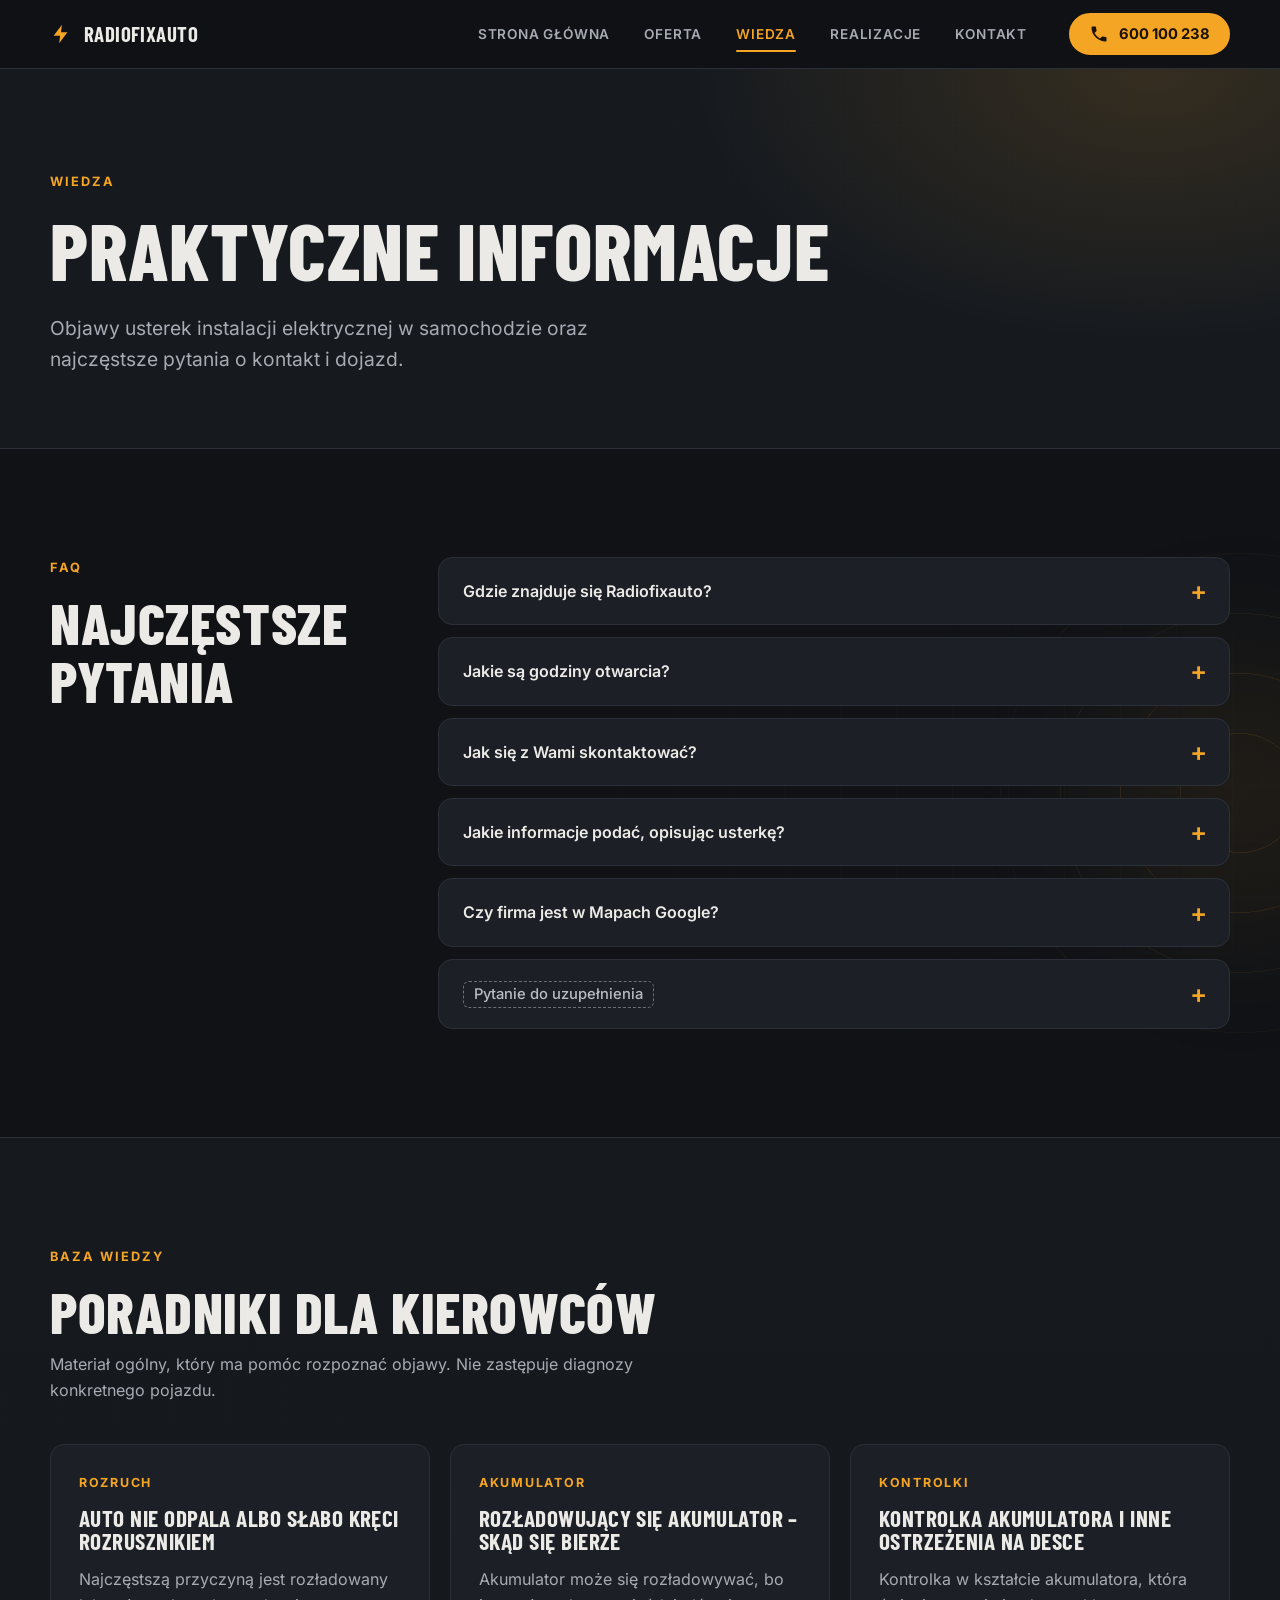
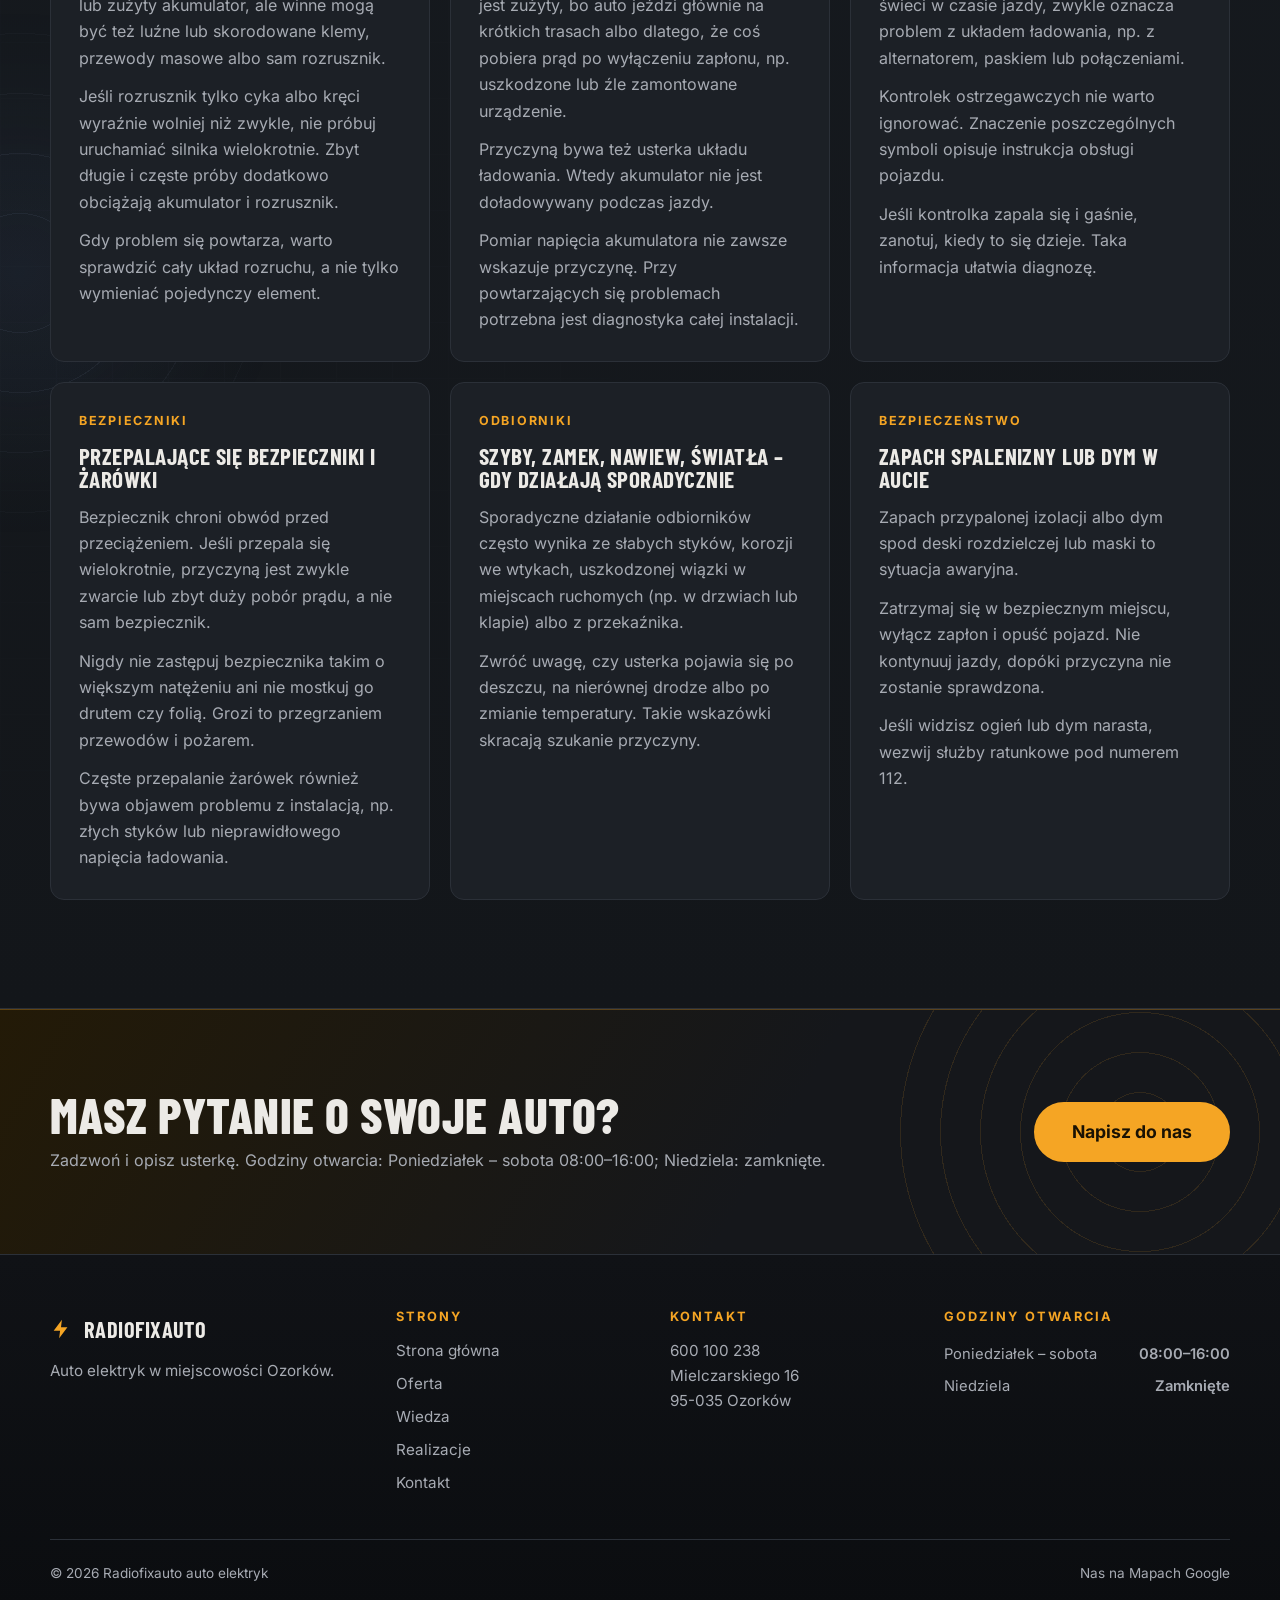
<file: wiedza/index.html>
<!doctype html>
<html lang="pl-PL">
<head>
<meta charset="utf-8">
<meta name="viewport" content="width=device-width, initial-scale=1">
<title>Elektryka samochodowa – objawy usterek i FAQ | Radiofixauto Ozorków</title>
<meta name="description" content="Praktyczne informacje dla kierowców: rozruch, akumulator, kontrolki, bezpieczniki i inne objawy usterek instalacji elektrycznej w aucie oraz najczęstsze pytania.">
<meta name="robots" content="noindex, nofollow">
<link rel="canonical" href="https://example.com/wiedza/">
<meta name="theme-color" content="#101216">
<meta property="og:type" content="website">
<meta property="og:locale" content="pl_PL">
<meta property="og:site_name" content="Radiofixauto auto elektryk">
<meta property="og:title" content="Elektryka samochodowa – objawy usterek i FAQ | Radiofixauto Ozorków">
<meta property="og:description" content="Praktyczne informacje dla kierowców: rozruch, akumulator, kontrolki, bezpieczniki i inne objawy usterek instalacji elektrycznej w aucie oraz najczęstsze pytania.">
<meta property="og:url" content="https://example.com/wiedza/">
<meta property="og:image" content="https://example.com/assets/img/og-image.png">
<meta property="og:image:width" content="1200">
<meta property="og:image:height" content="630">
<meta property="og:image:alt" content="Radiofixauto auto elektryk">
<meta name="twitter:card" content="summary_large_image">
<meta name="twitter:title" content="Elektryka samochodowa – objawy usterek i FAQ | Radiofixauto Ozorków">
<meta name="twitter:description" content="Praktyczne informacje dla kierowców: rozruch, akumulator, kontrolki, bezpieczniki i inne objawy usterek instalacji elektrycznej w aucie oraz najczęstsze pytania.">
<meta name="twitter:image" content="https://example.com/assets/img/og-image.png">
<link rel="icon" href="/assets/img/favicon.svg" type="image/svg+xml">
<link rel="apple-touch-icon" href="/assets/img/apple-touch-icon.png">
<link rel="preload" href="/assets/fonts/barlow-condensed-latin-ext-800.woff2" as="font" type="font/woff2" crossorigin>
<link rel="stylesheet" href="/assets/css/fonts.css?v=d4b4b92a">
<link rel="stylesheet" href="/assets/css/style.css?v=35d10b1c">
<script type="application/ld+json">
{
  "@context": "https://schema.org",
  "@graph": [
    {
      "@type": "AutoRepair",
      "name": "Radiofixauto auto elektryk",
      "geo": {
        "@type": "GeoCoordinates",
        "latitude": 51.9552285,
        "longitude": 19.2790293
      },
      "hasMap": "https://www.google.com/maps?cid=2762722557319760482",
      "telephone": "+48600100238",
      "address": {
        "@type": "PostalAddress",
        "streetAddress": "Mielczarskiego 16",
        "postalCode": "95-035",
        "addressLocality": "Ozorków",
        "addressCountry": "PL"
      },
      "openingHoursSpecification": [
        {
          "@type": "OpeningHoursSpecification",
          "dayOfWeek": [
            "Monday",
            "Tuesday",
            "Wednesday",
            "Thursday",
            "Friday",
            "Saturday"
          ],
          "opens": "08:00",
          "closes": "16:00"
        }
      ]
    },
    {
      "@type": "FAQPage",
      "mainEntity": [
        {
          "@type": "Question",
          "name": "Gdzie znajduje się Radiofixauto?",
          "acceptedAnswer": {
            "@type": "Answer",
            "text": "Mielczarskiego 16, 95-035 Ozorków. Lokalizację widać na mapie na stronie Kontakt, a przyciskiem Wyznacz trasę otworzysz nawigację w Mapach Google."
          }
        },
        {
          "@type": "Question",
          "name": "Jakie są godziny otwarcia?",
          "acceptedAnswer": {
            "@type": "Answer",
            "text": "Radiofixauto jest czynne od poniedziałku do soboty w godzinach 8:00–16:00. W niedzielę jest zamknięte."
          }
        },
        {
          "@type": "Question",
          "name": "Jak się z Wami skontaktować?",
          "acceptedAnswer": {
            "@type": "Answer",
            "text": "Zadzwoń pod numer 600 100 238 albo napisz przez formularz kontaktowy. Opisz usterkę i zostaw telefon lub e-mail do odpowiedzi."
          }
        },
        {
          "@type": "Question",
          "name": "Jakie informacje podać, opisując usterkę?",
          "acceptedAnswer": {
            "@type": "Answer",
            "text": "Markę, model i rocznik pojazdu, opis objawów, informację kiedy się pojawiają (np. przy rozruchu, w czasie jazdy, po postoju) oraz to, czy świecą się kontrolki na desce rozdzielczej."
          }
        },
        {
          "@type": "Question",
          "name": "Czy firma jest w Mapach Google?",
          "acceptedAnswer": {
            "@type": "Answer",
            "text": "Tak. Radiofixauto auto elektryk ma wizytówkę w Mapach Google."
          }
        }
      ]
    }
  ]
}
</script>
</head>
<body data-strona="wiedza">
<a class="skip" href="#tresc">Przejdź do treści</a>

<header class="top" id="top">
  <div class="wrap top__in">
    <a class="brand" href="/" aria-label="Radiofixauto auto elektryk – strona główna">
      <span class="brand__mark" aria-hidden="true"></span>
      <span class="brand__name">Radiofixauto</span>
    </a>
    <nav class="nav" id="menu" aria-label="Główna nawigacja">
      <a href="/">Strona główna</a>
      <a href="/oferta/">Oferta</a>
      <a href="/wiedza/" aria-current="page">Wiedza</a>
      <a href="/realizacje/">Realizacje</a>
      <a href="/kontakt/">Kontakt</a>
      <a class="nav__tel" href="tel:+48600100238">Zadzwoń: 600 100 238</a>
    </nav>
    <a class="btn btn--sm top__cta" href="tel:+48600100238" aria-label="Zadzwoń: 600 100 238"><svg viewBox="0 0 24 24" aria-hidden="true"><path d="M6.6 10.8a15 15 0 0 0 6.6 6.6l2.2-2.2a1 1 0 0 1 1-.25 11.4 11.4 0 0 0 3.6.57 1 1 0 0 1 1 1V20a1 1 0 0 1-1 1A17 17 0 0 1 3 4a1 1 0 0 1 1-1h3.5a1 1 0 0 1 1 1c0 1.25.2 2.45.57 3.57a1 1 0 0 1-.25 1z"/></svg><span>600 100 238</span></a>
    <button class="burger" type="button" aria-expanded="false" aria-controls="menu" aria-label="Otwórz menu"><span></span><span></span><span></span></button>
  </div>
</header>

<main id="tresc">
<section class="podhero" aria-labelledby="h1">
  <div class="wrap">
    <p class="eyebrow reveal">Wiedza</p>
    <h1 id="h1" class="reveal">Praktyczne informacje</h1>
    <p class="lead reveal">Objawy usterek instalacji elektrycznej w samochodzie oraz najczęstsze pytania o kontakt i dojazd.</p>
  </div>
</section>

<section class="sekcja" aria-labelledby="h-faq">
  <div class="wrap wiedza">
    <div class="reveal">
      <p class="eyebrow">FAQ</p>
      <h2 id="h-faq">Najczęstsze pytania</h2>
    </div>
    <div class="faq reveal">
      <details>
        <summary>Gdzie znajduje się Radiofixauto?</summary>
        <p>Mielczarskiego 16, 95-035 Ozorków. Lokalizację widać na mapie na stronie <a href="/kontakt/">Kontakt</a>, a przyciskiem <a href="https://www.google.com/maps/dir/?api=1&amp;destination=51.9552285,19.2790293" target="_blank" rel="noopener">Wyznacz trasę</a> otworzysz nawigację w Mapach Google.</p>
      </details>
      <details>
        <summary>Jakie są godziny otwarcia?</summary>
        <p>Radiofixauto jest czynne od poniedziałku do soboty w godzinach 8:00–16:00. W niedzielę jest zamknięte.</p>
      </details>
      <details>
        <summary>Jak się z Wami skontaktować?</summary>
        <p>Zadzwoń pod numer <a href="tel:+48600100238">600 100 238</a> albo napisz przez <a href="/kontakt/#formularz-sekcja">formularz kontaktowy</a>. Opisz usterkę i zostaw telefon lub e-mail do odpowiedzi.</p>
      </details>
      <details>
        <summary>Jakie informacje podać, opisując usterkę?</summary>
        <p>Markę, model i rocznik pojazdu, opis objawów, informację kiedy się pojawiają (np. przy rozruchu, w czasie jazdy, po postoju) oraz to, czy świecą się kontrolki na desce rozdzielczej.</p>
      </details>
      <details>
        <summary>Czy firma jest w Mapach Google?</summary>
        <p>Tak. <a href="https://www.google.com/maps?cid=2762722557319760482" target="_blank" rel="noopener">Radiofixauto auto elektryk</a> ma wizytówkę w Mapach Google.</p>
      </details>
      <details>
        <summary><span class="todo">Pytanie do uzupełnienia</span></summary>
        <p><span class="todo">Odpowiedź do uzupełnienia</span></p>
      </details>
    </div>
  </div>
</section>

<section class="sekcja sekcja--alt" aria-labelledby="h-art">
  <div class="wrap">
    <header class="sekcja__glowa reveal">
      <p class="eyebrow">Baza wiedzy</p>
      <h2 id="h-art">Poradniki dla kierowców</h2>
      <p class="sekcja__opis">Materiał ogólny, który ma pomóc rozpoznać objawy. Nie zastępuje diagnozy konkretnego pojazdu.</p>
    </header>
    <div class="artykuly">
      <article class="artykul reveal" id="rozruch">
        <p class="artykul__znacznik">Rozruch</p>
        <h3>Auto nie odpala albo słabo kręci rozrusznikiem</h3>
        <p>Najczęstszą przyczyną jest rozładowany lub zużyty akumulator, ale winne mogą być też luźne lub skorodowane klemy, przewody masowe albo sam rozrusznik.</p><p>Jeśli rozrusznik tylko cyka albo kręci wyraźnie wolniej niż zwykle, nie próbuj uruchamiać silnika wielokrotnie. Zbyt długie i częste próby dodatkowo obciążają akumulator i rozrusznik.</p><p>Gdy problem się powtarza, warto sprawdzić cały układ rozruchu, a nie tylko wymieniać pojedynczy element.</p>
      </article>
      <article class="artykul reveal" id="akumulator">
        <p class="artykul__znacznik">Akumulator</p>
        <h3>Rozładowujący się akumulator – skąd się bierze</h3>
        <p>Akumulator może się rozładowywać, bo jest zużyty, bo auto jeździ głównie na krótkich trasach albo dlatego, że coś pobiera prąd po wyłączeniu zapłonu, np. uszkodzone lub źle zamontowane urządzenie.</p><p>Przyczyną bywa też usterka układu ładowania. Wtedy akumulator nie jest doładowywany podczas jazdy.</p><p>Pomiar napięcia akumulatora nie zawsze wskazuje przyczynę. Przy powtarzających się problemach potrzebna jest diagnostyka całej instalacji.</p>
      </article>
      <article class="artykul reveal" id="kontrolki">
        <p class="artykul__znacznik">Kontrolki</p>
        <h3>Kontrolka akumulatora i inne ostrzeżenia na desce</h3>
        <p>Kontrolka w kształcie akumulatora, która świeci w czasie jazdy, zwykle oznacza problem z układem ładowania, np. z alternatorem, paskiem lub połączeniami.</p><p>Kontrolek ostrzegawczych nie warto ignorować. Znaczenie poszczególnych symboli opisuje instrukcja obsługi pojazdu.</p><p>Jeśli kontrolka zapala się i gaśnie, zanotuj, kiedy to się dzieje. Taka informacja ułatwia diagnozę.</p>
      </article>
      <article class="artykul reveal" id="bezpieczniki">
        <p class="artykul__znacznik">Bezpieczniki</p>
        <h3>Przepalające się bezpieczniki i żarówki</h3>
        <p>Bezpiecznik chroni obwód przed przeciążeniem. Jeśli przepala się wielokrotnie, przyczyną jest zwykle zwarcie lub zbyt duży pobór prądu, a nie sam bezpiecznik.</p><p>Nigdy nie zastępuj bezpiecznika takim o większym natężeniu ani nie mostkuj go drutem czy folią. Grozi to przegrzaniem przewodów i pożarem.</p><p>Częste przepalanie żarówek również bywa objawem problemu z instalacją, np. złych styków lub nieprawidłowego napięcia ładowania.</p>
      </article>
      <article class="artykul reveal" id="odbiorniki">
        <p class="artykul__znacznik">Odbiorniki</p>
        <h3>Szyby, zamek, nawiew, światła – gdy działają sporadycznie</h3>
        <p>Sporadyczne działanie odbiorników często wynika ze słabych styków, korozji we wtykach, uszkodzonej wiązki w miejscach ruchomych (np. w drzwiach lub klapie) albo z przekaźnika.</p><p>Zwróć uwagę, czy usterka pojawia się po deszczu, na nierównej drodze albo po zmianie temperatury. Takie wskazówki skracają szukanie przyczyny.</p>
      </article>
      <article class="artykul reveal" id="spalenizna">
        <p class="artykul__znacznik">Bezpieczeństwo</p>
        <h3>Zapach spalenizny lub dym w aucie</h3>
        <p>Zapach przypalonej izolacji albo dym spod deski rozdzielczej lub maski to sytuacja awaryjna.</p><p>Zatrzymaj się w bezpiecznym miejscu, wyłącz zapłon i opuść pojazd. Nie kontynuuj jazdy, dopóki przyczyna nie zostanie sprawdzona.</p><p>Jeśli widzisz ogień lub dym narasta, wezwij służby ratunkowe pod numerem 112.</p>
      </article>
    </div>
  </div>
</section>

<section class="cta" aria-labelledby="h-cta">
  <div class="wrap cta__in reveal">
    <div>
      <h2 id="h-cta">Masz pytanie o swoje auto?</h2>
      <p>Zadzwoń i opisz usterkę. Godziny otwarcia: Poniedziałek – sobota 08:00–16:00; Niedziela: zamknięte.</p>
    </div>
    <a class="btn btn--lg" href="/kontakt/#formularz-sekcja">Napisz do nas</a>
  </div>
</section>

</main>

<footer class="stopka">
  <div class="wrap stopka__siatka">
    <div>
      <p class="stopka__logo"><span class="brand__mark" aria-hidden="true"></span>Radiofixauto</p>
      <p class="stopka__opis">Auto elektryk w miejscowości Ozorków.</p>
    </div>
    <div>
      <h2 class="stopka__h">Strony</h2>
      <nav class="stopka__nav" aria-label="Nawigacja w stopce">
      <a href="/">Strona główna</a>
      <a href="/oferta/">Oferta</a>
      <a href="/wiedza/" aria-current="page">Wiedza</a>
      <a href="/realizacje/">Realizacje</a>
      <a href="/kontakt/">Kontakt</a>
      </nav>
    </div>
    <div>
      <h2 class="stopka__h">Kontakt</h2>
      <p><a href="tel:+48600100238">600 100 238</a><br>Mielczarskiego 16<br>95-035 Ozorków</p>
    </div>
    <div>
      <h2 class="stopka__h">Godziny otwarcia</h2>
      <dl class="godziny godziny--mini">
          <div><dt>Poniedziałek – sobota</dt><dd>08:00–16:00</dd></div>
          <div><dt>Niedziela</dt><dd>Zamknięte</dd></div>
      </dl>
    </div>
  </div>
  <div class="wrap stopka__dol">
    <p>© <span id="rok">2026</span> Radiofixauto auto elektryk</p>
    <a href="https://www.google.com/maps?cid=2762722557319760482" target="_blank" rel="noopener">Nas na Mapach Google</a>
  </div>
</footer>

<dialog class="lightbox" id="lightbox" aria-label="Podgląd zdjęcia">
  <button class="lightbox__x" type="button" aria-label="Zamknij podgląd">×</button>
  <button class="lightbox__n lightbox__n--p" type="button" aria-label="Poprzednie zdjęcie">‹</button>
  <img alt="">
  <button class="lightbox__n lightbox__n--n" type="button" aria-label="Następne zdjęcie">›</button>
</dialog>
<script type="application/json" id="godziny-dane">[{"d": [1, 2, 3, 4, 5, 6], "od": "08:00", "do": "16:00"}]</script>
<script src="/assets/js/main.js?v=3726d12f" defer></script>
</body>
</html>
</file>
<file: assets/css/fonts.css>
/* Fonty hostowane lokalnie (Barlow Condensed, Inter; licencja OFL). */
@font-face { font-family: 'Barlow Condensed'; font-weight: 600; font-style: normal; font-display: swap; src: url(/assets/fonts/barlow-condensed-latin-ext-600.woff2) format('woff2'); unicode-range: U+0100-02BA, U+02BD-02C5, U+02C7-02CC, U+02CE-02D7, U+02DD-02FF, U+0304, U+0308, U+0329, U+1D00-1DBF, U+1E00-1E9F, U+1EF2-1EFF, U+2020, U+20A0-20AB, U+20AD-20C4, U+2113, U+2C60-2C7F, U+A720-A7FF; }
@font-face { font-family: 'Barlow Condensed'; font-weight: 600; font-style: normal; font-display: swap; src: url(/assets/fonts/barlow-condensed-latin-600.woff2) format('woff2'); unicode-range: U+0000-00FF, U+0131, U+0152-0153, U+02BB-02BC, U+02C6, U+02DA, U+02DC, U+0304, U+0308, U+0329, U+2000-206F, U+20AC, U+2122, U+2191, U+2193, U+2212, U+2215, U+FEFF, U+FFFD; }
@font-face { font-family: 'Barlow Condensed'; font-weight: 700; font-style: normal; font-display: swap; src: url(/assets/fonts/barlow-condensed-latin-ext-700.woff2) format('woff2'); unicode-range: U+0100-02BA, U+02BD-02C5, U+02C7-02CC, U+02CE-02D7, U+02DD-02FF, U+0304, U+0308, U+0329, U+1D00-1DBF, U+1E00-1E9F, U+1EF2-1EFF, U+2020, U+20A0-20AB, U+20AD-20C4, U+2113, U+2C60-2C7F, U+A720-A7FF; }
@font-face { font-family: 'Barlow Condensed'; font-weight: 700; font-style: normal; font-display: swap; src: url(/assets/fonts/barlow-condensed-latin-700.woff2) format('woff2'); unicode-range: U+0000-00FF, U+0131, U+0152-0153, U+02BB-02BC, U+02C6, U+02DA, U+02DC, U+0304, U+0308, U+0329, U+2000-206F, U+20AC, U+2122, U+2191, U+2193, U+2212, U+2215, U+FEFF, U+FFFD; }
@font-face { font-family: 'Barlow Condensed'; font-weight: 800; font-style: normal; font-display: swap; src: url(/assets/fonts/barlow-condensed-latin-ext-800.woff2) format('woff2'); unicode-range: U+0100-02BA, U+02BD-02C5, U+02C7-02CC, U+02CE-02D7, U+02DD-02FF, U+0304, U+0308, U+0329, U+1D00-1DBF, U+1E00-1E9F, U+1EF2-1EFF, U+2020, U+20A0-20AB, U+20AD-20C4, U+2113, U+2C60-2C7F, U+A720-A7FF; }
@font-face { font-family: 'Barlow Condensed'; font-weight: 800; font-style: normal; font-display: swap; src: url(/assets/fonts/barlow-condensed-latin-800.woff2) format('woff2'); unicode-range: U+0000-00FF, U+0131, U+0152-0153, U+02BB-02BC, U+02C6, U+02DA, U+02DC, U+0304, U+0308, U+0329, U+2000-206F, U+20AC, U+2122, U+2191, U+2193, U+2212, U+2215, U+FEFF, U+FFFD; }
@font-face { font-family: 'Inter'; font-weight: 400; font-style: normal; font-display: swap; src: url(/assets/fonts/inter-latin-ext-400.woff2) format('woff2'); unicode-range: U+0100-02BA, U+02BD-02C5, U+02C7-02CC, U+02CE-02D7, U+02DD-02FF, U+0304, U+0308, U+0329, U+1D00-1DBF, U+1E00-1E9F, U+1EF2-1EFF, U+2020, U+20A0-20AB, U+20AD-20C4, U+2113, U+2C60-2C7F, U+A720-A7FF; }
@font-face { font-family: 'Inter'; font-weight: 400; font-style: normal; font-display: swap; src: url(/assets/fonts/inter-latin-400.woff2) format('woff2'); unicode-range: U+0000-00FF, U+0131, U+0152-0153, U+02BB-02BC, U+02C6, U+02DA, U+02DC, U+0304, U+0308, U+0329, U+2000-206F, U+20AC, U+2122, U+2191, U+2193, U+2212, U+2215, U+FEFF, U+FFFD; }
@font-face { font-family: 'Inter'; font-weight: 500; font-style: normal; font-display: swap; src: url(/assets/fonts/inter-latin-ext-400.woff2) format('woff2'); unicode-range: U+0100-02BA, U+02BD-02C5, U+02C7-02CC, U+02CE-02D7, U+02DD-02FF, U+0304, U+0308, U+0329, U+1D00-1DBF, U+1E00-1E9F, U+1EF2-1EFF, U+2020, U+20A0-20AB, U+20AD-20C4, U+2113, U+2C60-2C7F, U+A720-A7FF; }
@font-face { font-family: 'Inter'; font-weight: 500; font-style: normal; font-display: swap; src: url(/assets/fonts/inter-latin-400.woff2) format('woff2'); unicode-range: U+0000-00FF, U+0131, U+0152-0153, U+02BB-02BC, U+02C6, U+02DA, U+02DC, U+0304, U+0308, U+0329, U+2000-206F, U+20AC, U+2122, U+2191, U+2193, U+2212, U+2215, U+FEFF, U+FFFD; }
@font-face { font-family: 'Inter'; font-weight: 600; font-style: normal; font-display: swap; src: url(/assets/fonts/inter-latin-ext-400.woff2) format('woff2'); unicode-range: U+0100-02BA, U+02BD-02C5, U+02C7-02CC, U+02CE-02D7, U+02DD-02FF, U+0304, U+0308, U+0329, U+1D00-1DBF, U+1E00-1E9F, U+1EF2-1EFF, U+2020, U+20A0-20AB, U+20AD-20C4, U+2113, U+2C60-2C7F, U+A720-A7FF; }
@font-face { font-family: 'Inter'; font-weight: 600; font-style: normal; font-display: swap; src: url(/assets/fonts/inter-latin-400.woff2) format('woff2'); unicode-range: U+0000-00FF, U+0131, U+0152-0153, U+02BB-02BC, U+02C6, U+02DA, U+02DC, U+0304, U+0308, U+0329, U+2000-206F, U+20AC, U+2122, U+2191, U+2193, U+2212, U+2215, U+FEFF, U+FFFD; }
@font-face { font-family: 'Inter'; font-weight: 700; font-style: normal; font-display: swap; src: url(/assets/fonts/inter-latin-ext-400.woff2) format('woff2'); unicode-range: U+0100-02BA, U+02BD-02C5, U+02C7-02CC, U+02CE-02D7, U+02DD-02FF, U+0304, U+0308, U+0329, U+1D00-1DBF, U+1E00-1E9F, U+1EF2-1EFF, U+2020, U+20A0-20AB, U+20AD-20C4, U+2113, U+2C60-2C7F, U+A720-A7FF; }
@font-face { font-family: 'Inter'; font-weight: 700; font-style: normal; font-display: swap; src: url(/assets/fonts/inter-latin-400.woff2) format('woff2'); unicode-range: U+0000-00FF, U+0131, U+0152-0153, U+02BB-02BC, U+02C6, U+02DA, U+02DC, U+0304, U+0308, U+0329, U+2000-206F, U+20AC, U+2122, U+2191, U+2193, U+2212, U+2215, U+FEFF, U+FFFD; }
</file>
<file: assets/css/style.css>
/* Style strony. Po zmianie uruchom: python _narzedzia/buduj.py (odświeża ?v= w HTML). */
:root {
  --bg: #101216;
  --bg-2: #161a1f;
  --panel: #1c2026;
  --line: #2b3038;
  --text: #eceae6;
  --muted: #a7abb3;
  --accent: #f5a524;
  --accent-ink: #1a1203;
  --radius: 14px;
  --wrap: 1180px;
  --head: "Barlow Condensed", "Arial Narrow", Impact, sans-serif;
  --font: "Inter", "Segoe UI", system-ui, -apple-system, Arial, sans-serif;
}
*, *::before, *::after { box-sizing: border-box; }
html { scroll-behavior: smooth; scroll-padding-top: 84px; -webkit-text-size-adjust: 100%; }
body { margin: 0; background: var(--bg); color: var(--text); font-family: var(--font); font-size: 1rem; line-height: 1.65; overflow-x: hidden; }
img, svg, iframe { max-width: 100%; }
a { color: inherit; }
:focus-visible { outline: 3px solid var(--accent); outline-offset: 3px; border-radius: 6px; }
.wrap { width: min(100% - 32px, var(--wrap)); margin-inline: auto; }
.vh { position: absolute; width: 1px; height: 1px; overflow: hidden; clip-path: inset(50%); white-space: nowrap; }
.skip { position: absolute; left: 12px; top: -60px; background: var(--accent); color: var(--accent-ink); padding: 10px 16px; border-radius: 8px; z-index: 100; font-weight: 600; }
.skip:focus { top: 12px; }

/* znacznik braku danych */
.todo { display: inline-block; padding: 2px 10px; border: 1px dashed #6a6f78; border-radius: 6px; color: #b9bcc3; font-size: .92em; font-weight: 500; letter-spacing: 0; text-transform: none; font-family: var(--font); line-height: 1.45; }
h3 .todo { font-size: .62em; vertical-align: middle; }

/* nagłówek */
.top { position: sticky; top: 0; z-index: 50; background: rgba(16, 18, 22, .86); backdrop-filter: blur(14px); -webkit-backdrop-filter: blur(14px); border-bottom: 1px solid var(--line); }
.top__in { display: flex; align-items: center; gap: 28px; min-height: 68px; }
.brand { display: flex; align-items: center; gap: 12px; text-decoration: none; font-family: var(--head); font-weight: 700; font-size: 1.3rem; letter-spacing: .02em; text-transform: uppercase; min-width: 0; }
.brand__mark { flex: none; width: 22px; height: 22px; display: inline-block; background: var(--accent); -webkit-mask: url("data:image/svg+xml,%3Csvg xmlns='http://www.w3.org/2000/svg' viewBox='0 0 24 24'%3E%3Cpath d='M13 2 4 14h7l-1 8 9-12h-7z'/%3E%3C/svg%3E") center / contain no-repeat; mask: url("data:image/svg+xml,%3Csvg xmlns='http://www.w3.org/2000/svg' viewBox='0 0 24 24'%3E%3Cpath d='M13 2 4 14h7l-1 8 9-12h-7z'/%3E%3C/svg%3E") center / contain no-repeat; }
.brand__name { white-space: nowrap; overflow: hidden; text-overflow: ellipsis; }
.nav { display: flex; align-items: center; gap: 6px; margin-left: auto; }
.nav a { position: relative; text-decoration: none; color: var(--muted); font-size: .85rem; font-weight: 600; letter-spacing: .06em; text-transform: uppercase; padding: 10px 14px; border-radius: 8px; transition: color .2s, background .2s; }
.nav a:hover { color: var(--text); background: rgba(255, 255, 255, .05); }
.nav a[aria-current="page"] { color: var(--accent); }
.nav a[aria-current="page"]::after { content: ""; position: absolute; left: 14px; right: 14px; bottom: 3px; height: 2px; background: var(--accent); border-radius: 2px; }
.nav__tel { display: none; }
.burger { display: none; width: 44px; height: 44px; border: 1px solid var(--line); border-radius: 10px; background: transparent; cursor: pointer; padding: 0; position: relative; }
.burger span { position: absolute; left: 12px; right: 12px; height: 2px; background: var(--text); border-radius: 2px; transition: transform .25s, opacity .2s; }
.burger span:nth-child(1) { top: 15px; }
.burger span:nth-child(2) { top: 21px; }
.burger span:nth-child(3) { top: 27px; }
.burger[aria-expanded="true"] span:nth-child(1) { transform: translateY(6px) rotate(45deg); }
.burger[aria-expanded="true"] span:nth-child(2) { opacity: 0; }
.burger[aria-expanded="true"] span:nth-child(3) { transform: translateY(-6px) rotate(-45deg); }

/* przyciski */
.btn { display: inline-flex; align-items: center; justify-content: center; gap: 10px; min-height: 52px; padding: 0 28px; border-radius: 999px; border: 2px solid var(--accent); background: var(--accent); color: var(--accent-ink); font: inherit; font-weight: 700; text-decoration: none; cursor: pointer; transition: transform .2s, box-shadow .2s, background .2s, border-color .2s; }
.btn:hover { transform: translateY(-2px); box-shadow: 0 10px 28px -8px rgba(245, 165, 36, .55); }
.btn:active { transform: translateY(0); }
.btn svg { width: 20px; height: 20px; fill: currentColor; flex: none; }
.btn--sm { min-height: 42px; padding: 0 18px; font-size: .92rem; }
.btn--lg { min-height: 60px; padding: 0 36px; font-size: 1.1rem; }
.btn--ghost { background: transparent; color: var(--text); border-color: #444b55; }
.btn--ghost:hover { border-color: var(--accent); box-shadow: none; }

/* hero (strona główna) */
.hero { position: relative; overflow: hidden; padding: clamp(48px, 8vw, 104px) 0 clamp(56px, 8vw, 100px); background:
  linear-gradient(180deg, transparent 70%, var(--bg)),
  radial-gradient(ellipse 60% 60% at 85% 0%, rgba(245, 165, 36, .18), transparent 60%),
  radial-gradient(ellipse 50% 50% at 0% 100%, rgba(80, 110, 160, .14), transparent 60%), var(--bg); }
.hero::before { content: ""; position: absolute; inset: 0; background-image: linear-gradient(var(--line) 1px, transparent 1px), linear-gradient(90deg, var(--line) 1px, transparent 1px); background-size: 56px 56px; opacity: .3; -webkit-mask-image: radial-gradient(ellipse 80% 80% at 30% 40%, #000 20%, transparent 75%); mask-image: radial-gradient(ellipse 80% 80% at 30% 40%, #000 20%, transparent 75%); }
.hero__bg { position: absolute; inset: 0; pointer-events: none; }
.dial { position: absolute; left: 38%; top: 50%; width: min(760px, 110vw); transform: translate(-50%, -50%); stroke: var(--accent); opacity: .13; }
.dial circle { stroke-width: 1; }
.dial circle:nth-child(2) { stroke-dasharray: 2 10; stroke-width: 2; }
.dial__ticks line { stroke-width: 2; }
.hero__in { position: relative; display: grid; grid-template-columns: 1.15fr .85fr; gap: clamp(24px, 5vw, 64px); align-items: center; }
.eyebrow { margin: 0 0 16px; color: var(--accent); font-weight: 700; letter-spacing: .16em; text-transform: uppercase; font-size: .8rem; }
h1, h2, h3 { font-family: var(--head); text-transform: uppercase; letter-spacing: .01em; line-height: 1; }
h1 { margin: 0; font-size: clamp(3rem, 8.5vw, 6.4rem); font-weight: 800; }
h1 em { display: block; font-style: normal; color: var(--accent); }
h2 { margin: 0 0 18px; font-size: clamp(2.2rem, 5vw, 3.6rem); font-weight: 800; }
h3 { margin: 0 0 12px; font-size: 1.55rem; font-weight: 700; letter-spacing: .02em; }
.lead { max-width: 54ch; margin: 24px 0 0; font-size: clamp(1.05rem, 2vw, 1.2rem); color: var(--muted); }
.hero__cta { display: flex; flex-wrap: wrap; gap: 14px; margin-top: 34px; }
.status { display: inline-flex; align-items: center; gap: 10px; margin: 30px 0 0; padding: 8px 16px; border: 1px solid var(--line); border-radius: 999px; background: rgba(28, 32, 38, .7); font-size: .92rem; }
.status[hidden] { display: none; }
.status__dot { width: 10px; height: 10px; border-radius: 50%; background: #8a8f98; }
.status.is-open .status__dot { background: #3ecf8e; box-shadow: 0 0 0 4px rgba(62, 207, 142, .18); }

/* ilustracja w hero: obwód elektryczny (dekoracja, bez zdjęć) */
.hero__art { color: var(--accent); justify-self: center; width: 100%; max-width: 500px; }
.hero__art svg { display: block; width: 100%; height: auto; }
.hero__art .obwod { opacity: .35; }
.hero__art .wezly circle { fill: var(--bg); }
.hero__art .impuls { stroke-dasharray: 70 700; animation: impuls 5s linear infinite; }
.hero__art .piorun { fill: var(--accent); filter: drop-shadow(0 0 18px rgba(245, 165, 36, .45)); }
@keyframes impuls { to { stroke-dashoffset: -770; } }

/* ramki zdjęć i miniatury */
.foto { display: block; position: relative; overflow: hidden; border-radius: var(--radius); border: 1px solid var(--line); background: var(--panel); }
.foto img { display: block; width: 100%; height: 100%; object-fit: cover; transition: transform .6s ease; }
.foto:hover img { transform: scale(1.05); }
.foto::after { content: ""; position: absolute; inset: 0; background: linear-gradient(180deg, transparent 55%, rgba(16, 18, 22, .55)); pointer-events: none; }
.foto--pusty { display: grid; place-items: center; aspect-ratio: 4 / 3; padding: 16px; text-align: center; border-style: dashed; border-color: #3a404a; }
.foto--pusty::after { display: none; }
.galeria .foto--pusty:nth-child(odd) { aspect-ratio: 3 / 4; }

/* pasek faktów */
.pasek { border-block: 1px solid var(--line); background: var(--bg-2); }
.pasek__lista { list-style: none; margin-block: 0; padding: 0; display: grid; grid-template-columns: repeat(4, 1fr); }
.pasek__lista li { padding: 20px 18px; border-left: 1px solid var(--line); color: var(--muted); font-size: .92rem; }
.pasek__lista li:first-child { border-left: 0; padding-left: 0; }
.pasek__lista strong { display: block; color: var(--text); font-family: var(--head); font-size: 1.5rem; letter-spacing: .02em; line-height: 1.2; }
.pasek__lista a { text-decoration: none; }
.pasek__lista .link { margin-top: 0; text-decoration: underline; }

/* sekcje */
.sekcja { position: relative; overflow: hidden; padding: clamp(60px, 9vw, 108px) 0; }
.sekcja > .wrap { position: relative; z-index: 1; }
.sekcja::before, .sekcja::after { content: ""; position: absolute; pointer-events: none; }
.sekcja::before { inset: 0; background-image: linear-gradient(var(--line) 1px, transparent 1px), linear-gradient(90deg, var(--line) 1px, transparent 1px); background-size: 56px 56px; opacity: .13; -webkit-mask-image: radial-gradient(ellipse 70% 70% at var(--gx, 85%) 50%, #000 0%, transparent 72%); mask-image: radial-gradient(ellipse 70% 70% at var(--gx, 85%) 50%, #000 0%, transparent 72%); }
.sekcja::after { width: 640px; height: 640px; top: 50%; right: -280px; transform: translateY(-50%); border-radius: 50%; background:
  radial-gradient(circle, rgba(245, 165, 36, .07), transparent 62%),
  repeating-radial-gradient(circle, transparent 0 59px, rgba(245, 165, 36, .09) 59px 60px); -webkit-mask-image: radial-gradient(circle, #000 25%, transparent 68%); mask-image: radial-gradient(circle, #000 25%, transparent 68%); }
.sekcja--alt { --gx: 12%; background: linear-gradient(180deg, var(--bg-2), #13161a); border-block: 1px solid var(--line); }
.sekcja--alt::after { right: auto; left: -300px; background: radial-gradient(circle, rgba(80, 110, 160, .1), transparent 62%), repeating-radial-gradient(circle, transparent 0 59px, rgba(160, 180, 220, .07) 59px 60px); }
.sekcja__glowa { margin-bottom: 40px; }
.sekcja__glowa h2 { margin-bottom: 10px; }
.sekcja__glowa--rzad { display: flex; align-items: flex-end; justify-content: space-between; gap: 20px; flex-wrap: wrap; }
.sekcja__opis { margin: 0; color: var(--muted); max-width: 60ch; }

/* podhero (podstrony) */
.podhero { position: relative; overflow: hidden; padding: clamp(56px, 8vw, 104px) 0 clamp(40px, 6vw, 72px); border-bottom: 1px solid var(--line); background:
  radial-gradient(ellipse 60% 120% at 90% 0%, rgba(245, 165, 36, .14), transparent 60%), var(--bg-2); }
.podhero::before { content: ""; position: absolute; inset: 0; background-image: linear-gradient(var(--line) 1px, transparent 1px), linear-gradient(90deg, var(--line) 1px, transparent 1px); background-size: 56px 56px; opacity: .22; -webkit-mask-image: radial-gradient(ellipse 60% 100% at 85% 0%, #000, transparent 70%); mask-image: radial-gradient(ellipse 60% 100% at 85% 0%, #000, transparent 70%); }
.podhero .wrap { position: relative; }
.podhero h1 { font-size: clamp(2.8rem, 7vw, 5rem); }

/* karty usług */
.uslugi { display: grid; grid-template-columns: repeat(3, 1fr); gap: 20px; }
.usluga { display: flex; flex-direction: column; background: var(--panel); border: 1px solid var(--line); border-radius: var(--radius); padding: 30px; text-decoration: none; transition: border-color .25s, transform .25s, background .25s; }
.usluga:hover { border-color: rgba(245, 165, 36, .55); transform: translateY(-4px); background: #20252c; }
.usluga__ikona { display: grid; place-items: center; width: 54px; height: 54px; margin-bottom: 20px; border-radius: 14px; background: rgba(245, 165, 36, .12); border: 1px solid rgba(245, 165, 36, .3); }
.usluga__ikona svg { width: 26px; height: 26px; fill: none; stroke: var(--accent); stroke-width: 1.8; stroke-linecap: round; stroke-linejoin: round; }
.usluga p { margin: 0; color: var(--muted); }
.usluga__link { margin-top: auto; padding-top: 22px; color: var(--accent); font-weight: 600; font-size: .92rem; }

/* karty informacji */
.karty { display: grid; grid-template-columns: repeat(3, 1fr); gap: 20px; }
.karta { background: var(--panel); border: 1px solid var(--line); border-radius: var(--radius); padding: 28px; transition: border-color .25s, transform .25s; }
.karta:hover { border-color: rgba(245, 165, 36, .5); transform: translateY(-3px); }
.karta h3 { font-size: .9rem; font-family: var(--font); letter-spacing: .14em; text-transform: uppercase; color: var(--accent); font-weight: 700; margin-bottom: 14px; }
address { font-style: normal; font-size: 1.2rem; font-weight: 600; line-height: 1.45; }
.karta__duze { margin: 0; font-family: var(--head); font-size: 2.3rem; font-weight: 700; letter-spacing: .02em; line-height: 1.1; }
.karta__duze a { text-decoration: none; }
.karta__duze .todo { font-size: .5em; }
.karta__duze a:hover { color: var(--accent); }
.karta__male { margin: 10px 0 0; color: var(--muted); font-size: .95rem; }
.link { display: inline-block; margin-top: 16px; color: var(--accent); font-weight: 600; text-underline-offset: 4px; }
.godziny { margin: 0; }
.godziny div { display: flex; justify-content: space-between; gap: 16px; padding: 10px 0; border-bottom: 1px solid var(--line); }
.godziny div:last-child { border-bottom: 0; }
.godziny dt { color: var(--muted); }
.godziny dd { margin: 0; font-weight: 600; white-space: nowrap; }
.godziny--mini div { padding: 4px 0; border: 0; font-size: .92rem; }
.kontakt__email { margin-top: 20px; }

/* podgląd realizacji (home) */
.podglad { display: grid; grid-template-columns: repeat(4, 1fr); gap: 14px; }
.podglad .foto { aspect-ratio: 3 / 4; }

/* opinie */
.opinie { display: grid; grid-template-columns: 280px 1fr; gap: 40px; align-items: start; }
.ocena__liczba { margin: 0; font-family: var(--head); font-size: 6rem; line-height: .95; font-weight: 800; }
.ocena__liczba span { font-size: 1.8rem; color: var(--muted); font-weight: 600; }
.gwiazdki { margin: 8px 0 0; color: var(--accent); font-size: 1.5rem; letter-spacing: .1em; }
.cytaty { display: grid; gap: 14px; }
.cytat { margin: 0; padding: 22px 26px; background: var(--panel); border: 1px solid var(--line); border-radius: var(--radius); position: relative; }
.cytat::before { content: "\201E"; position: absolute; top: 6px; right: 22px; font-family: var(--head); font-size: 4.4rem; line-height: 1; color: var(--accent); opacity: .4; pointer-events: none; }
.cytat blockquote { margin: 0; font-size: 1.12rem; padding-right: 40px; }
.cytat p { margin: 0; }
.cytat figcaption { margin-top: 8px; color: var(--muted); font-size: .86rem; }

/* pasek wezwania do działania */
.cta { position: relative; overflow: hidden; padding: clamp(48px, 7vw, 80px) 0; background: linear-gradient(120deg, #231a07, #15171b 60%); border-top: 1px solid rgba(245, 165, 36, .3); }
.cta::before { content: ""; position: absolute; right: -120px; top: 50%; width: 520px; height: 520px; transform: translateY(-50%); border-radius: 50%; background: repeating-radial-gradient(circle, transparent 0 39px, rgba(245, 165, 36, .12) 39px 40px); pointer-events: none; }
.cta__in { position: relative; display: flex; align-items: center; justify-content: space-between; gap: 28px; flex-wrap: wrap; }
.cta h2 { margin-bottom: 8px; font-size: clamp(2rem, 4.5vw, 3.1rem); }
.cta p { margin: 0; color: var(--muted); }

/* oferta */
.oferta { display: grid; grid-template-columns: repeat(2, 1fr); gap: 20px; }
.oferta__karta { background: var(--panel); border: 1px solid var(--line); border-radius: var(--radius); padding: 30px; }
.oferta__karta--glowna { grid-column: 1 / -1; border-color: rgba(245, 165, 36, .4); background: linear-gradient(135deg, #241d0d, var(--panel) 55%); }
.oferta__karta p { margin: 0; color: var(--muted); }
.lista { list-style: none; margin: 18px 0 24px; padding: 0; display: grid; gap: 10px; }
.lista li { position: relative; padding-left: 26px; }
.lista li::before { content: ""; position: absolute; left: 0; top: .6em; width: 12px; height: 2px; background: var(--accent); }
.oferta__cennik { display: grid; grid-template-columns: 1fr 1fr; gap: 40px; align-items: center; }

/* wiedza */
.wiedza { display: grid; grid-template-columns: 340px 1fr; gap: 48px; align-items: start; }
.faq { display: grid; gap: 12px; }
.faq details { background: var(--panel); border: 1px solid var(--line); border-radius: var(--radius); transition: border-color .2s; }
.faq details[open] { border-color: rgba(245, 165, 36, .45); }
.faq summary { cursor: pointer; list-style: none; padding: 20px 56px 20px 24px; font-weight: 600; position: relative; }
.faq summary::-webkit-details-marker { display: none; }
.faq summary::after { content: "+"; position: absolute; right: 22px; top: 50%; transform: translateY(-50%); font-size: 1.6rem; color: var(--accent); transition: transform .25s; }
.faq details[open] summary::after { transform: translateY(-50%) rotate(45deg); }
.faq details p { margin: 0; padding: 0 24px 22px; color: var(--muted); }
.faq a { color: var(--accent); }
.artykuly { display: grid; grid-template-columns: repeat(3, 1fr); gap: 20px; }
.artykul { background: var(--panel); border: 1px solid var(--line); border-radius: var(--radius); padding: 28px; }
.artykul p { margin: 0; color: var(--muted); }
.artykul__znacznik { margin: 0 0 14px !important; color: var(--accent) !important; font-weight: 700; letter-spacing: .14em; text-transform: uppercase; font-size: .78rem; }
.artykul h3 { font-size: 1.45rem; }
.artykul p + p { margin-top: 12px; }

/* galeria */
.galeria { columns: 4 240px; column-gap: 16px; }
.galeria .foto { margin: 0 0 16px; break-inside: avoid; }
.galeria .foto img { height: auto; }
.galeria__uwaga { margin-top: 28px; }

/* lightbox */
.lightbox { padding: 0; border: 0; background: transparent; max-width: 100vw; max-height: 100vh; width: 100%; height: 100%; color: #fff; }
.lightbox::backdrop { background: rgba(8, 9, 11, .94); }
.lightbox[open] { display: grid; place-items: center; }
.lightbox img { max-width: min(92vw, 900px); max-height: 88vh; border-radius: 10px; object-fit: contain; }
.lightbox button { position: absolute; border: 1px solid #444b55; background: rgba(28, 32, 38, .9); color: #fff; width: 48px; height: 48px; border-radius: 50%; font-size: 1.8rem; line-height: 1; cursor: pointer; transition: border-color .2s; }
.lightbox button:hover { border-color: var(--accent); }
.lightbox__x { top: 16px; right: 16px; }
.lightbox__n { top: 50%; transform: translateY(-50%); }
.lightbox__n--p { left: 16px; }
.lightbox__n--n { right: 16px; }

/* kontakt */
.kontakt { display: grid; grid-template-columns: 1fr 1fr; gap: 48px; align-items: start; }
.kontakt h2 { margin-bottom: 12px; }
.kontakt__form form { margin-top: 28px; display: grid; gap: 18px; }
.pole label { display: block; margin-bottom: 8px; font-weight: 600; font-size: .95rem; }
input[type="text"], input[type="tel"], textarea { width: 100%; padding: 14px 16px; background: var(--panel); color: var(--text); border: 1px solid var(--line); border-radius: 12px; font: inherit; transition: border-color .2s; }
textarea { resize: vertical; min-height: 130px; }
::placeholder { color: #8b9099; }
input:hover, textarea:hover { border-color: #444b55; }
input:focus-visible, textarea:focus-visible { outline: 3px solid var(--accent); outline-offset: 1px; border-color: var(--accent); }
.pole--zgoda { display: flex; gap: 12px; align-items: flex-start; }
.pole--zgoda input { width: 22px; height: 22px; margin: 2px 0 0; accent-color: var(--accent); flex: none; }
.pole--zgoda label { margin: 0; font-weight: 400; color: var(--muted); }
.pole.is-invalid input, .pole.is-invalid textarea { border-color: #ff7b72; }
.form__msg { margin: 0; min-height: 1.5em; color: var(--muted); }
.form__msg.is-err { color: #ff9b94; }
.kontakt__mapa iframe { width: 100%; height: 440px; border: 0; border-radius: var(--radius); background: var(--panel); filter: grayscale(.4) invert(.92) hue-rotate(180deg) contrast(.9); }

/* stopka */
.stopka { background: linear-gradient(180deg, var(--bg), #0b0d10); border-top: 1px solid var(--line); padding-top: 56px; color: var(--muted); font-size: .95rem; }
.stopka__siatka { display: grid; grid-template-columns: 1.3fr 1fr 1fr 1.2fr; gap: 36px; }
.stopka p { margin: 0; }
.stopka__logo { display: flex; align-items: center; gap: 12px; color: var(--text); font-family: var(--head); font-size: 1.4rem; font-weight: 700; text-transform: uppercase; letter-spacing: .02em; }
.stopka__opis { margin-top: 10px !important; }
.stopka__h { margin: 0 0 14px; font-family: var(--font); font-size: .8rem; letter-spacing: .16em; color: var(--accent); }
.stopka__nav { display: grid; gap: 8px; }
.stopka a { text-decoration: none; }
.stopka a:hover { color: var(--text); }
.stopka__dol { display: flex; justify-content: space-between; flex-wrap: wrap; gap: 12px; margin-top: 44px; padding-block: 22px; border-top: 1px solid var(--line); font-size: .85rem; }

/* animacje */
.reveal { opacity: 0; transform: translateY(18px); transition: opacity .6s ease, transform .6s ease; }
.reveal.is-in { opacity: 1; transform: none; }
@media (prefers-reduced-motion: reduce) {
  html { scroll-behavior: auto; }
  *, *::before, *::after { transition-duration: .01ms !important; animation-duration: .01ms !important; }
  .reveal { opacity: 1; transform: none; }
  .hero__art .impuls { animation: none; }
}

/* tablet */
@media (max-width: 1000px) {
  .hero__in { grid-template-columns: 1fr; }
  .hero__art { max-width: 380px; }
  .pasek__lista { grid-template-columns: repeat(2, 1fr); }
  .pasek__lista li:nth-child(3) { border-left: 0; padding-left: 0; }
  .pasek__lista li:nth-child(n+3) { border-top: 1px solid var(--line); }
  .uslugi, .karty, .artykuly { grid-template-columns: 1fr 1fr; }
  .podglad { grid-template-columns: repeat(2, 1fr); }
  .wiedza, .oferta__cennik { grid-template-columns: 1fr; gap: 28px; }
  .stopka__siatka { grid-template-columns: 1fr 1fr; }
}
/* menu mobilne */
@media (max-width: 860px) {
  .top__cta { margin-left: auto; }
  .burger { display: block; }
  .nav { position: fixed; inset: 68px 0 auto 0; flex-direction: column; align-items: stretch; gap: 0; padding: 12px 16px 24px; background: #101216; box-shadow: 0 24px 40px rgba(0,0,0,.5); border-bottom: 1px solid var(--line); transform: translateY(-12px); opacity: 0; visibility: hidden; transition: transform .25s, opacity .25s, visibility .25s; margin: 0; }
  .nav.is-open { transform: none; opacity: 1; visibility: visible; }
  .nav a { padding: 16px 8px; font-size: 1rem; border-bottom: 1px solid var(--line); border-radius: 0; }
  .nav a[aria-current="page"]::after { display: none; }
  .nav__tel { display: block; margin-top: 16px; text-align: center; background: var(--accent); color: var(--accent-ink) !important; border-radius: 999px !important; border: 0 !important; font-weight: 700; }
}
@media (max-width: 640px) {
  .uslugi, .karty, .artykuly, .oferta { grid-template-columns: 1fr; }
  .opinie, .kontakt { grid-template-columns: 1fr; gap: 32px; }
  .oferta__karta--glowna { grid-column: auto; }
  .brand__name { font-size: 1.05rem; }
  .btn--sm span { display: none; }
  .btn--sm { padding: 0; width: 44px; min-height: 44px; }
  .hero__cta .btn { width: 100%; }
  .karta, .usluga, .oferta__karta, .artykul { padding: 22px; }
  .kontakt__mapa iframe { height: 320px; }
  .dial { left: 60%; opacity: .1; }
  .hero__art { max-width: 260px; }
  .podglad { gap: 10px; }
  .galeria { columns: 2 140px; column-gap: 10px; }
  .galeria .foto { margin-bottom: 10px; }
  .stopka__siatka { grid-template-columns: 1fr; }
  .pasek__lista li { padding: 16px 12px; }
  .pasek__lista strong { font-size: 1.25rem; }
  .cta__in .btn { width: 100%; }
}
</file>
